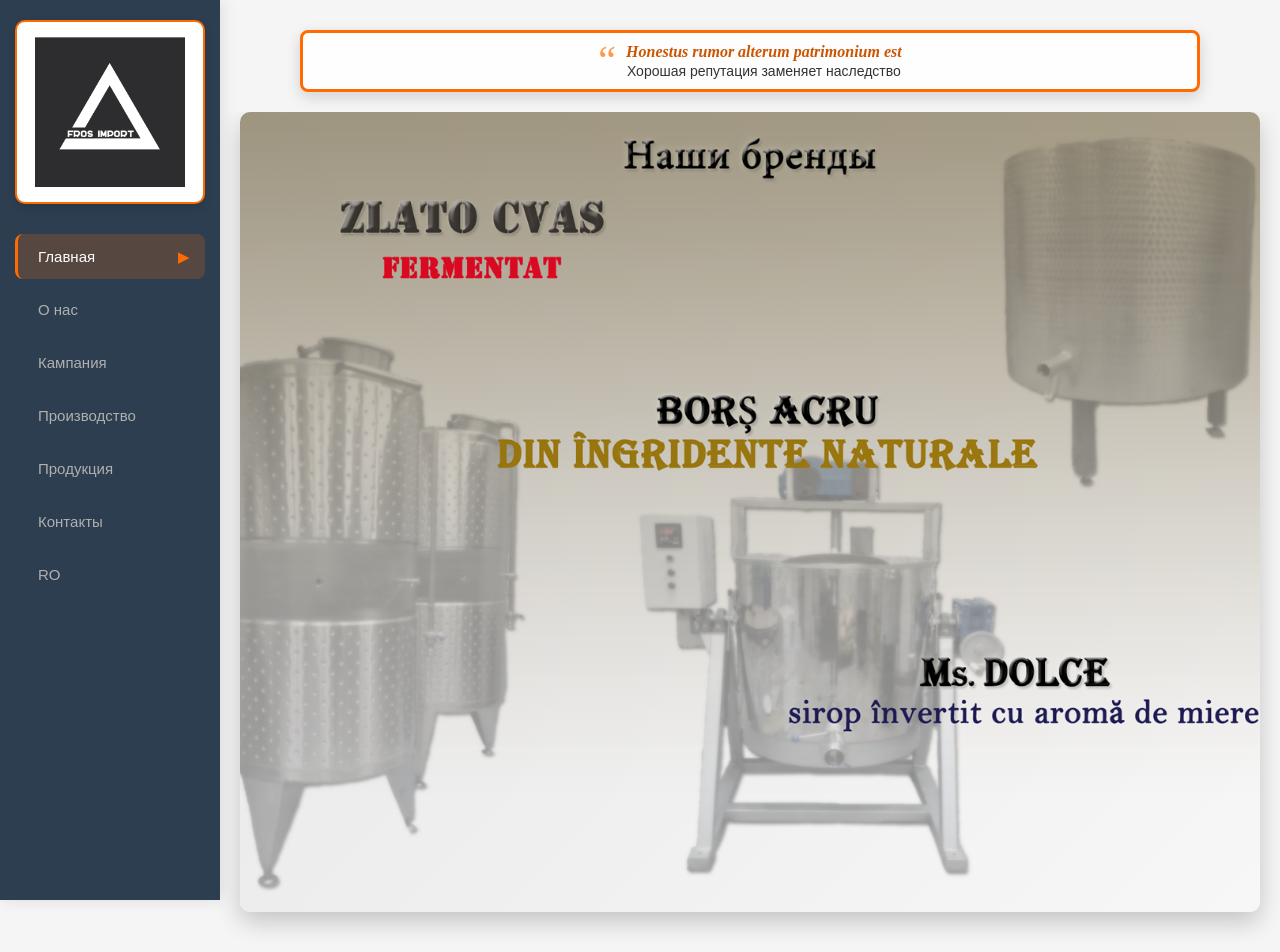
<file: index.html>
<!DOCTYPE html>
<html lang="ru">
<head>
    <meta charset="UTF-8">
    <meta name="viewport" content="width=device-width, initial-scale=1.0">
    <title>Fros import - Главная</title>
    <link rel="stylesheet" href="sidebar.css"/>
    <link rel="stylesheet" href="home-styles.css">
    
</head>
    <body>
       <aside class="common-sidebar">
           <div class="common-logo-container">
           
    <img src="image/Fross.png" alt="Логотип" class="common-logo">
            </div>
    <nav class="common-nav">
        <a href="index.html" class="common-nav-link active">Главная</a>
        <a href="О нас/index.html" class="common-nav-link">О нас</a>
        <a href="Кампания/index.html" class="common-nav-link">Кампания</a>
        <a href="Производство/index.html" class="common-nav-link">Производство</a>
        <a href="Продукция/index.html" class="common-nav-link">Продукция</a>
        <a href="Контакты/index.html" class="common-nav-link">Контакты</a>
        <a href="ro/index.html" class="common-nav-link lang-switch">RO</a>
            </nav>
            </aside>
            <main class="main-content-area">
                <div class="slogan-container">
            <div class="slogan-top">
                <div class="compact-slogan">
                    <div class="quote-decoration">&ldquo;</div>
                   <div class="slogan-text">
               <h1 class="latin-quote">Honestus rumor alterum patrimonium est</h1>
                   <p class="russian-translation">Хорошая репутация заменяет наследство</p> 
                    </div>
            </div>
            </div>
        
        </div>
                <div class="content-wrapper">
                <div class="full-background"></div>  
                </div>
        </main>
    </body>
               
</html>
</file>
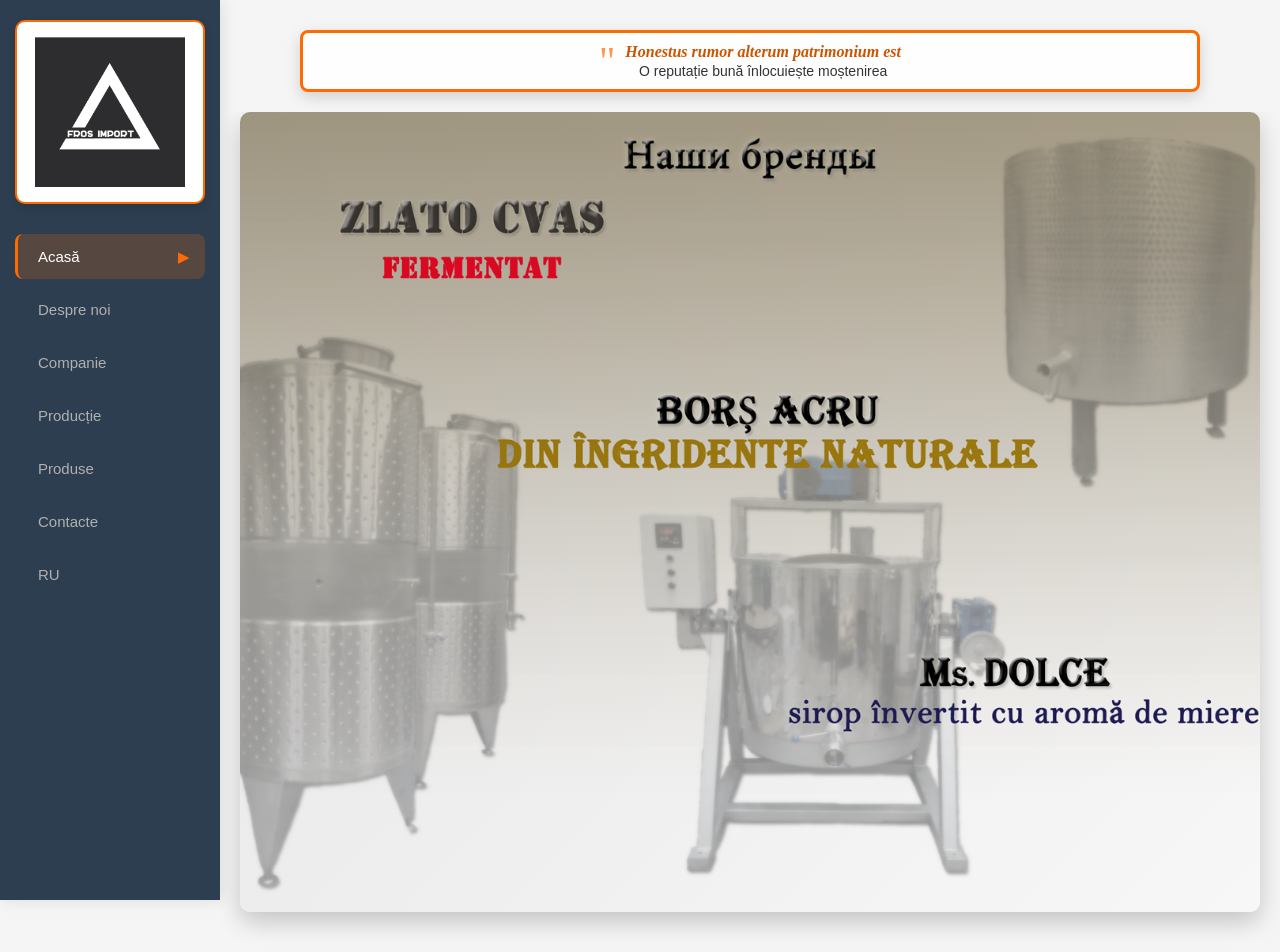
<file: ro/index.html>
<!DOCTYPE html>
<html lang="ro">
<head>
    <meta charset="UTF-8">
    <meta name="viewport" content="width=device-width, initial-scale=1.0">
    <title>Fros import - Acasă</title>
    <link rel="stylesheet" href="sidebar.css"/>
    <link rel="stylesheet" href="home-styles.css">
</head>
<body>
    <aside class="common-sidebar">
        <div class="common-logo-container">
            <img src="image/Fross.png" alt="Logo" class="common-logo">
        </div>
        <nav class="common-nav">
            <a href="index.html" class="common-nav-link active">Acasă</a>
            <a href="Despre noi/index.html" class="common-nav-link">Despre noi</a>
            <a href="Companie/index.html" class="common-nav-link">Companie</a>
            <a href="Productie/index.html" class="common-nav-link">Producție</a>
            <a href="Produse/index.html" class="common-nav-link">Produse</a>
            <a href="Contacte/index.html" class="common-nav-link">Contacte</a>
            <a href="../index.html" class="common-nav-link lang-switch">RU</a>
        </nav>
    </aside>
    <main class="main-content-area">
        <div class="slogan-container">
            <div class="slogan-top">
                <div class="compact-slogan">
                    <div class="quote-decoration">"</div>
                    <div class="slogan-text">
                        <h1 class="latin-quote">Honestus rumor alterum patrimonium est</h1>
                        <p class="russian-translation">O reputație bună înlocuiește moștenirea</p>
                    </div>
                </div>
            </div>
        </div>
        <div class="content-wrapper">
            <div class="full-background"></div>
        </div>
    </main>
</body>
</html>
</file>
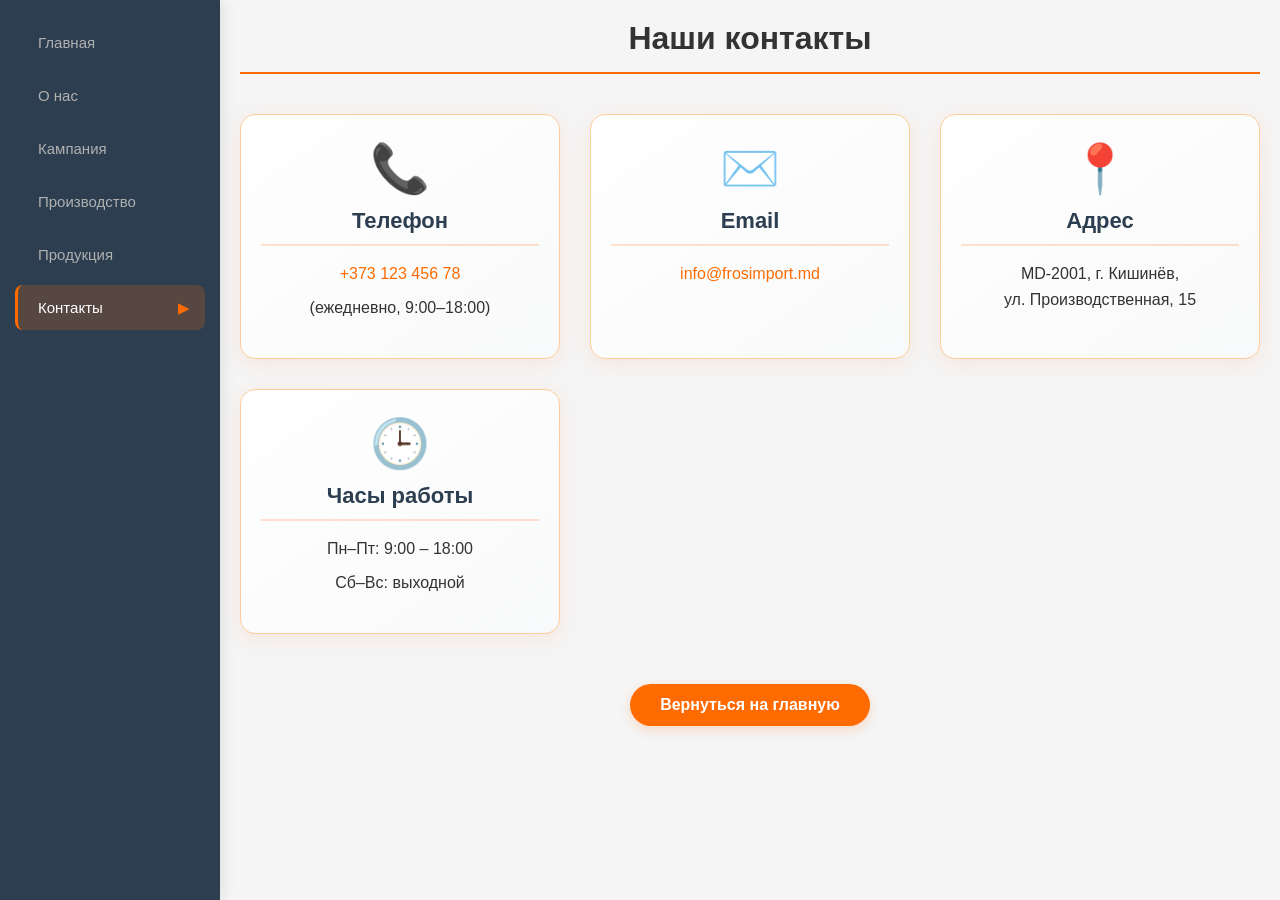
<file: Контакты/index.html>
<!DOCTYPE html>
<html lang="ru">
<head>
    <meta charset="UTF-8">
    <meta name="viewport" content="width=device-width, initial-scale=1.0">
    <title>Контакты - Fros Import</title>
    <link rel="stylesheet" href="../sidebar.css">
    <link rel="stylesheet" href="style.css">
    <!-- <link rel="stylesheet" href="../styles.css"> -->
</head>
<body>
    <aside class="common-sidebar without-logo">
        <nav class="common-nav">
            <a href="../index.html" class="common-nav-link">Главная</a>
            <a href="../О нас/index.html" class="common-nav-link">О нас</a>
            <a href="../Кампания/index.html" class="common-nav-link">Кампания</a>
            <a href="../Производство/index.html" class="common-nav-link">Производство</a>
            <a href="../Продукция/index.html" class="common-nav-link">Продукция</a>
            <a href="../Контакты/index.html" class="common-nav-link active">Контакты</a>
        </nav>
    </aside>

    <main class="main-content-area">
        <div class="content-wrapper">
            <h1 class="page-title">Наши контакты</h1>

            <div class="contacts-grid">
                <div class="contact-card">
                    <div class="contact-icon">📞</div>
                    <h3>Телефон</h3>
                    <p><a href="tel:+37312345678">+373 123 456 78</a></p>
                    <p class="contact-note">(ежедневно, 9:00–18:00)</p>
                </div>

                <div class="contact-card">
                    <div class="contact-icon">✉️</div>
                    <h3>Email</h3>
                    <p><a href="mailto:info@frosimport.md">info@frosimport.md</a></p>
                </div>

                <div class="contact-card">
                    <div class="contact-icon">📍</div>
                    <h3>Адрес</h3>
                    <p>MD-2001, г. Кишинёв,<br>ул. Производственная, 15</p>
                </div>

                <div class="contact-card">
                    <div class="contact-icon">🕒</div>
                    <h3>Часы работы</h3>
                    <p>Пн–Пт: 9:00 – 18:00</p>
                    <p>Сб–Вс: выходной</p>
                </div>
            </div>

            <div class="back-link">
                <a href="../index.html">Вернуться на главную</a>
            </div>
        </div>
    </main>
</body>
</html>
</file>
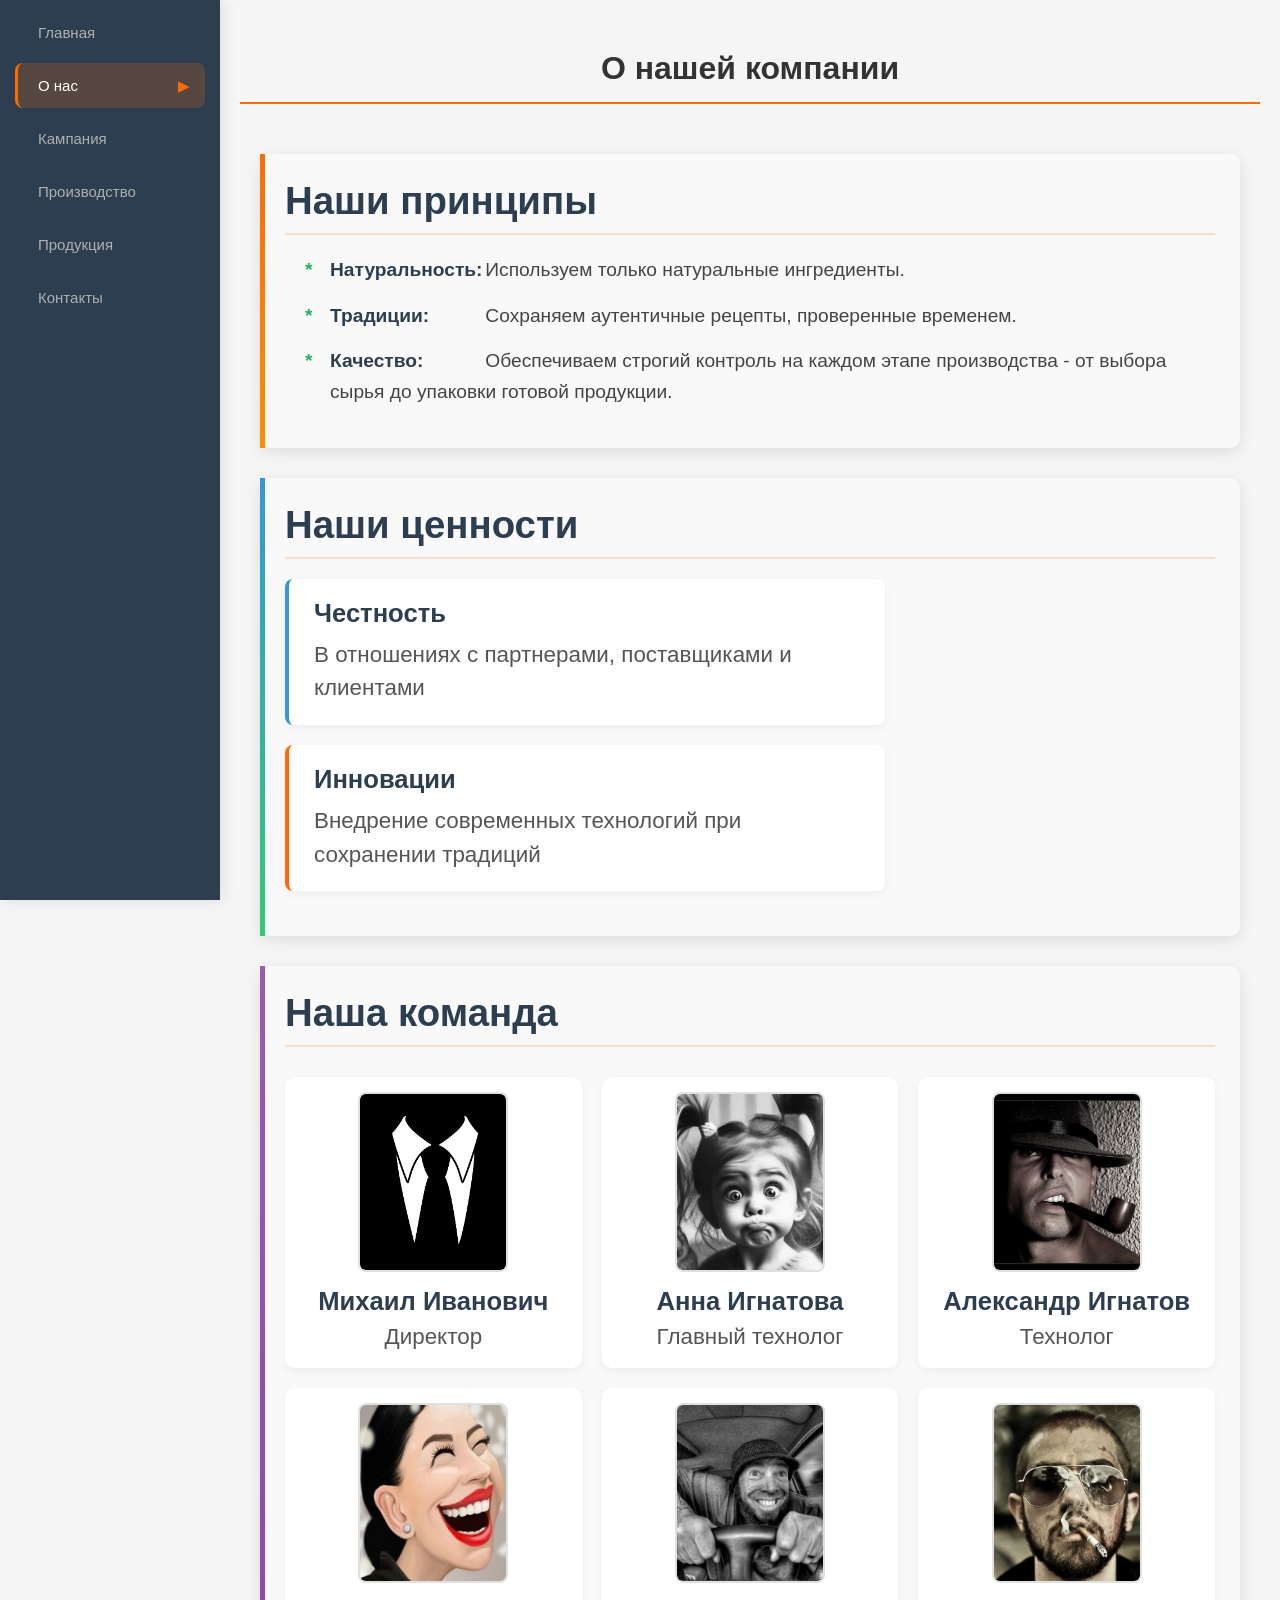
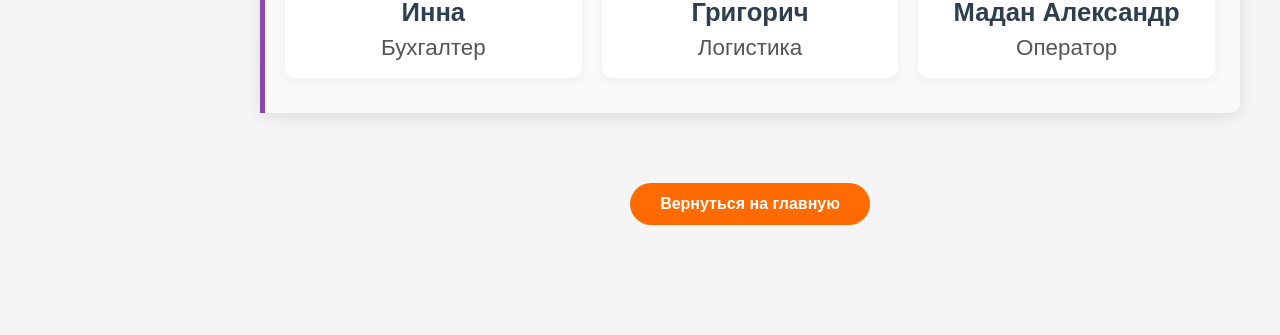
<file: О нас/index.html>
<!DOCTYPE html>
<html lang="ru">
<head>
    <meta charset="UTF-8">
    <meta name="viewport" content="width=device-width, initial-scale=1.0">
    <title>О нас - Fros Import SRL</title>
    <link rel="stylesheet" href="../sidebar.css">
    <link rel="stylesheet" href="style.css">
    <!-- <link rel="stylesheet" href="../styles.css"> --> <!-- закомментировано, если не нужен -->
</head>
<body>
    <aside class="common-sidebar without-logo">
        <nav class="common-nav">
            <a href="../index.html" class="common-nav-link">Главная</a>
            <a href="../О нас/index.html" class="common-nav-link active">О нас</a>
            <a href="../Кампания/index.html" class="common-nav-link">Кампания</a>
            <a href="../Производство/index.html" class="common-nav-link">Производство</a>
            <a href="../Продукция/index.html" class="common-nav-link">Продукция</a>
            <a href="../Контакты/index.html" class="common-nav-link">Контакты</a>
        </nav>
    </aside>

    <main class="main-content-area">
        <div class="content-wrapper">
            <h1 class="page-title">О нашей компании</h1>

            <div class="about-container">
                <div class="about-item">
                    <h3 class="about-subtitle">Наши принципы</h3>
                    <ul class="about-list">
                        <li><strong>Натуральность:</strong> Используем только натуральные ингредиенты.</li>
                        <li><strong>Традиции:</strong> Сохраняем аутентичные рецепты, проверенные временем.</li>
                        <li><strong>Качество:</strong> Обеспечиваем строгий контроль на каждом этапе производства - от выбора сырья до упаковки готовой продукции.</li>
                    </ul>
                </div>

                <div class="about-item values-item">
                    <h3 class="about-subtitle">Наши ценности</h3>
                    <div class="value-container">
                        <div class="value-card">
                            <h4>Честность</h4>
                            <p>В отношениях с партнерами, поставщиками и клиентами</p>
                        </div>
                        <div class="value-card">
                            <h4>Инновации</h4>
                            <p>Внедрение современных технологий при сохранении традиций</p>
                        </div>
                    </div>
                </div>

                <div class="about-item">
                    <h3 class="about-subtitle">Наша команда</h3>
                    <div class="team-container">
                        <div class="team-member">
                            <div class="photo-placeholder">
                                <img src="image/team8.jpg" onerror="this.onerror=null; this.src='https://via.placeholder.com/150x180/3498db/ffffff?text=Фото'">
                            </div>
                            <h4>Михаил Иванович</h4>
                            <p>Директор</p>
                        </div>
                        <div class="team-member">
                            <div class="photo-placeholder">
                                <img src="image/team1.jpg" onerror="this.onerror=null; this.src='https://via.placeholder.com/150x180/3498db/ffffff?text=Фото'">
                            </div>
                            <h4>Анна Игнатова</h4>
                            <p>Главный технолог</p>
                        </div>
                        <div class="team-member">
                            <div class="photo-placeholder">
                                <img src="image/team7.jpg" onerror="this.onerror=null; this.src='https://via.placeholder.com/150x180/3498db/ffffff?text=Фото'">
                            </div>
                            <h4>Александр Игнатов</h4>
                            <p>Технолог</p>
                        </div>
                        <div class="team-member">
                            <div class="photo-placeholder">
                                <img src="image/team4.jpg" onerror="this.onerror=null; this.src='https://via.placeholder.com/150x180/3498db/ffffff?text=Фото'">
                            </div>
                            <h4>Инна</h4>
                            <p>Бухгалтер</p>
                        </div>
                        <div class="team-member">
                            <div class="photo-placeholder">
                                <img src="image/team3.jpg" onerror="this.onerror=null; this.src='https://via.placeholder.com/150x180/3498db/ffffff?text=Фото'">
                            </div>
                            <h4>Григорич</h4>
                            <p>Логистика</p>
                        </div>
                        <div class="team-member">
                            <div class="photo-placeholder">
                                <img src="image/first.jpg" onerror="this.onerror=null; this.src='https://via.placeholder.com/150x180/3498db/ffffff?text=Фото'">
                            </div>
                            <h4>Мадан Александр</h4>
                            <p>Оператор</p>
                        </div>
                    </div>
                </div>

                <div class="back-link">
                    <a href="../index.html">Вернуться на главную</a>
                </div>
            </div>
        </div>
    </main>
</body>
</html>
</file>
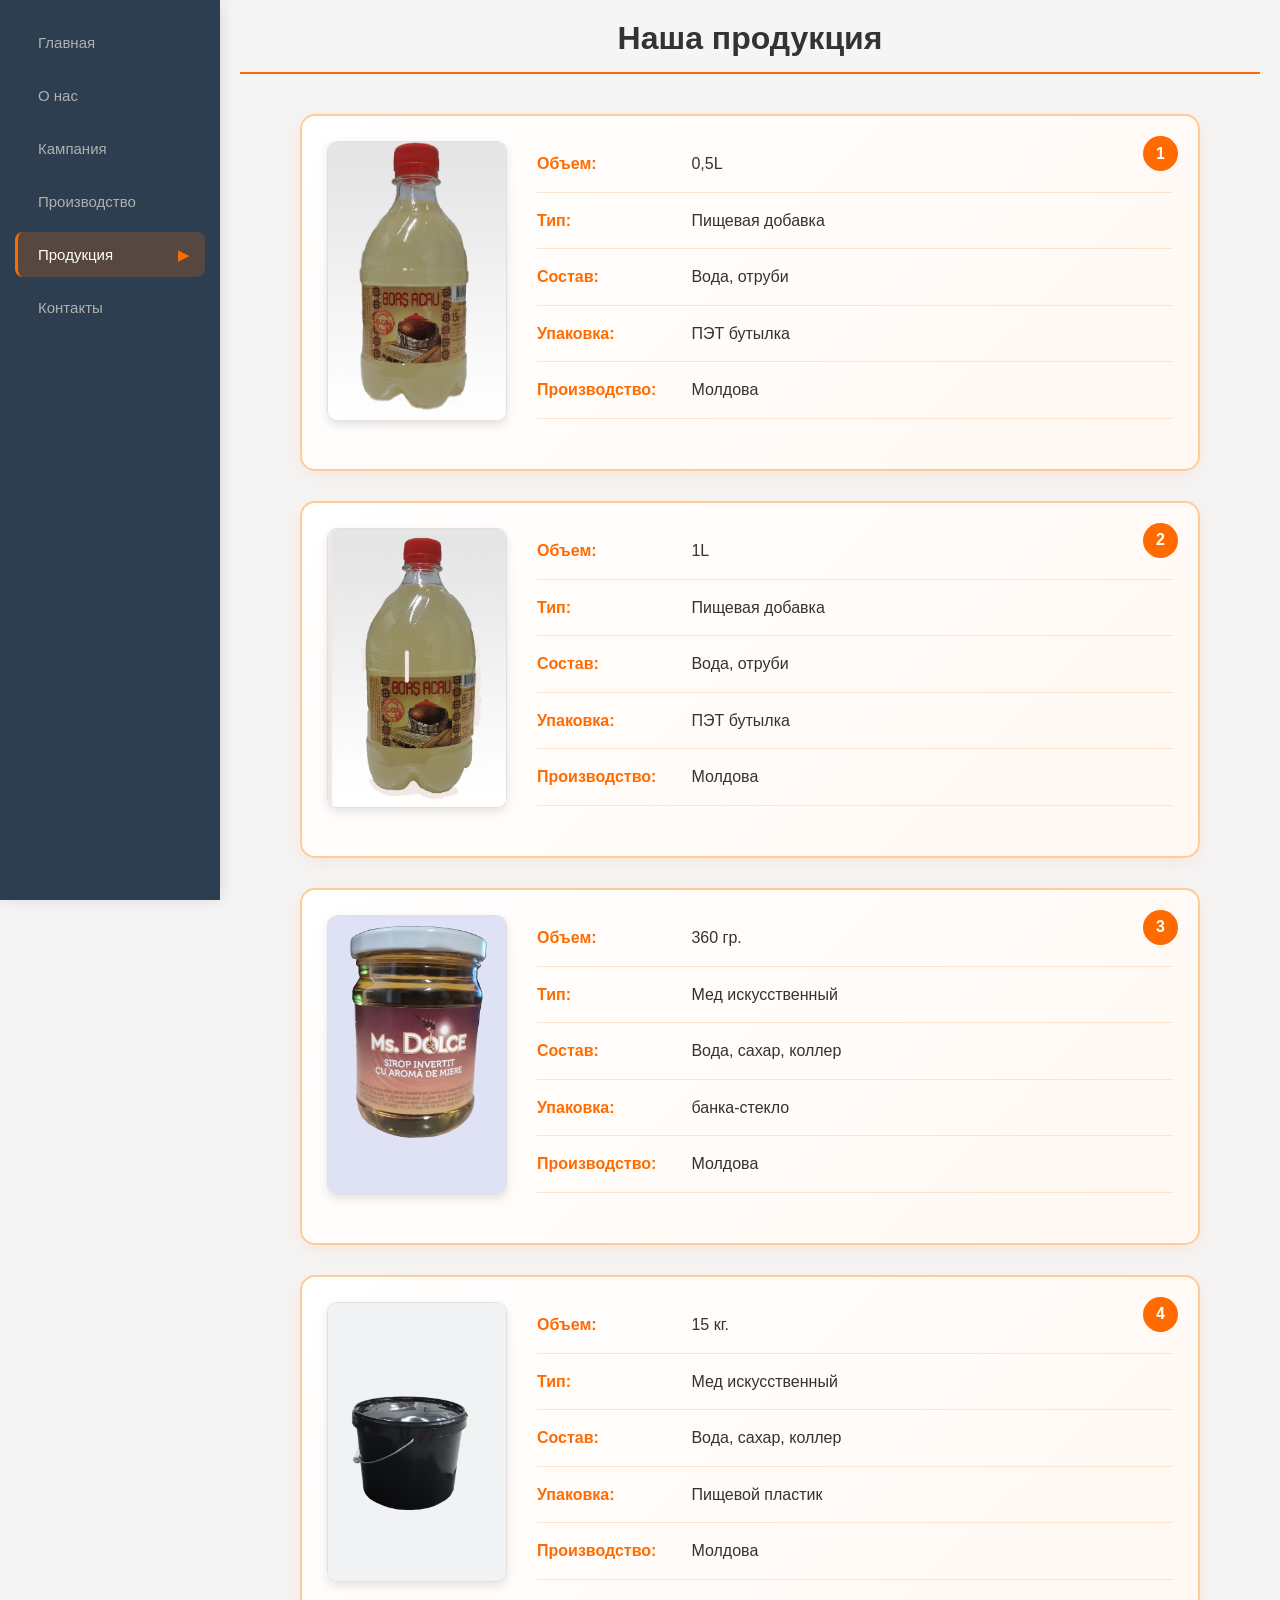
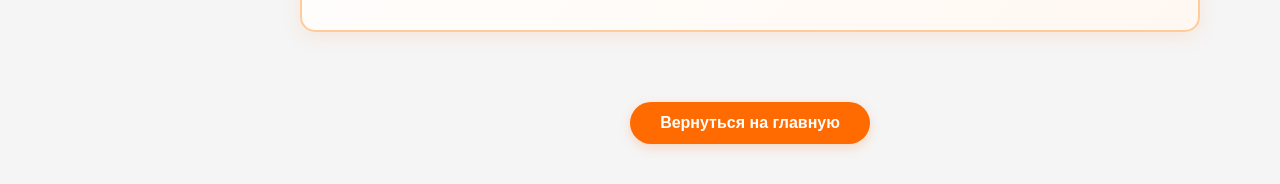
<file: Продукция/index.html>
<!DOCTYPE html>
<html lang="ru">
<head>
    <meta charset="UTF-8">
    <meta name="viewport" content="width=device-width, initial-scale=1.0">
    <title>Продукция - Fros Import</title>
    <link rel="stylesheet" href="../sidebar.css">
    <link rel="stylesheet" href="style.css">
    <!-- <link rel="stylesheet" href="../styles.css"> -->
</head>
<body>
    <aside class="common-sidebar without-logo">
        <nav class="common-nav">
            <a href="../index.html" class="common-nav-link">Главная</a>
            <a href="../О нас/index.html" class="common-nav-link">О нас</a>
            <a href="../Кампания/index.html" class="common-nav-link">Кампания</a>
            <a href="../Производство/index.html" class="common-nav-link">Производство</a>
            <a href="../Продукция/index.html" class="common-nav-link active">Продукция</a>
            <a href="../Контакты/index.html" class="common-nav-link">Контакты</a>
        </nav>
    </aside>

    <main class="main-content-area">
        <div class="content-wrapper">
            <h1 class="page-title">Наша продукция</h1>
            <div class="product-grid">
                <!-- Карточка 1 -->
                <div class="product-card">
                    <div class="product-number">1</div>
                     <img src="image/Bors0.5L.jpg" alt="Bors 0,5L" class="product-image">
                     <div class="product-info">
                        <ul class="product-details">
                            <li><strong>Объем:</strong> 0,5L</li>
                            <li><strong>Тип:</strong> Пищевая добавка</li>
                            <li><strong>Состав:</strong> Вода, отруби</li>
                            <li><strong>Упаковка:</strong> ПЭТ бутылка</li>
                            <li><strong>Производство:</strong> Молдова</li>
                        </ul>
                    </div>
                </div>
                <!-- Карточка 2 -->
                <div class="product-card">
                    <div class="product-number">2</div>
                    <img src="image/Bors1L.jpg" alt="Bors 1,0L" class="product-image">
                    <div class="product-info">
                        <ul class="product-details">
                            <li><strong>Объем:</strong> 1L</li>
                            <li><strong>Тип:</strong> Пищевая добавка</li>
                            <li><strong>Состав:</strong> Вода, отруби</li>
                            <li><strong>Упаковка:</strong> ПЭТ бутылка</li>
                            <li><strong>Производство:</strong> Молдова</li>
                        </ul>
                    </div>
                </div>
                <!-- Карточка 3 -->
                <div class="product-card">
                    <div class="product-number">3</div>
                    <img src="image/miere1.jpg" alt="Miere 360" class="product-image">
                    <div class="product-info">
                        <ul class="product-details">
                            <li><strong>Объем:</strong> 360 гр.</li>
                            <li><strong>Тип:</strong> Мед искусственный</li>
                            <li><strong>Состав:</strong> Вода, сахар, коллер</li>
                            <li><strong>Упаковка:</strong> банка-стекло</li>
                            <li><strong>Производство:</strong> Молдова</li>
                        </ul>
                    </div>
                </div>
                <!-- Карточка 4 -->
                <div class="product-card">
                    <div class="product-number">4</div>
                    <img src="image/vedro.jpg" alt="ведро 15 кг" class="product-image">
                    <div class="product-info">
                        <ul class="product-details">
                            <li><strong>Объем:</strong> 15 кг.</li>
                            <li><strong>Тип:</strong> Мед искусственный</li>
                            <li><strong>Состав:</strong> Вода, сахар, коллер</li>
                            <li><strong>Упаковка:</strong> Пищевой пластик</li>
                            <li><strong>Производство:</strong> Молдова</li>
                        </ul>
                    </div>
                </div>
            </div>
            <div class="back-link">
                <a href="../index.html">Вернуться на главную</a>
            </div>
        </div>
    </main>
</body>
</html>
</file>
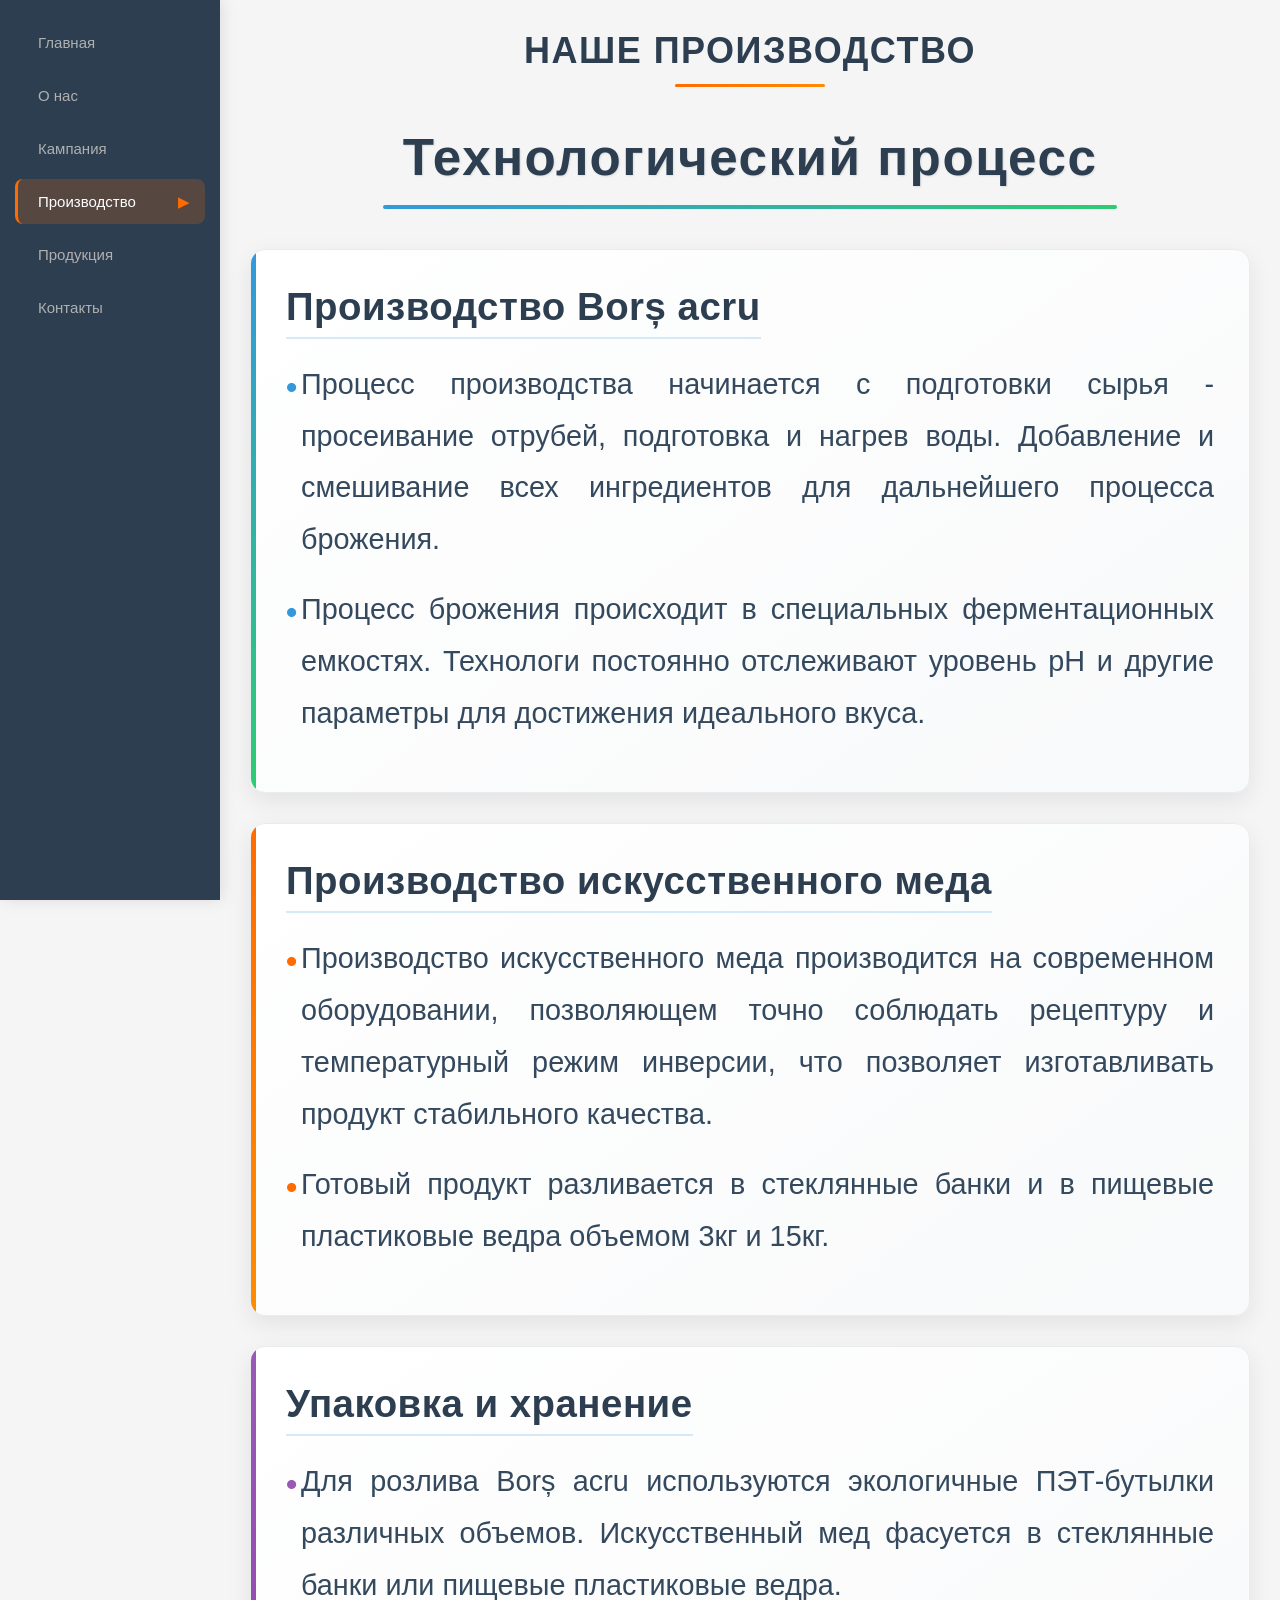
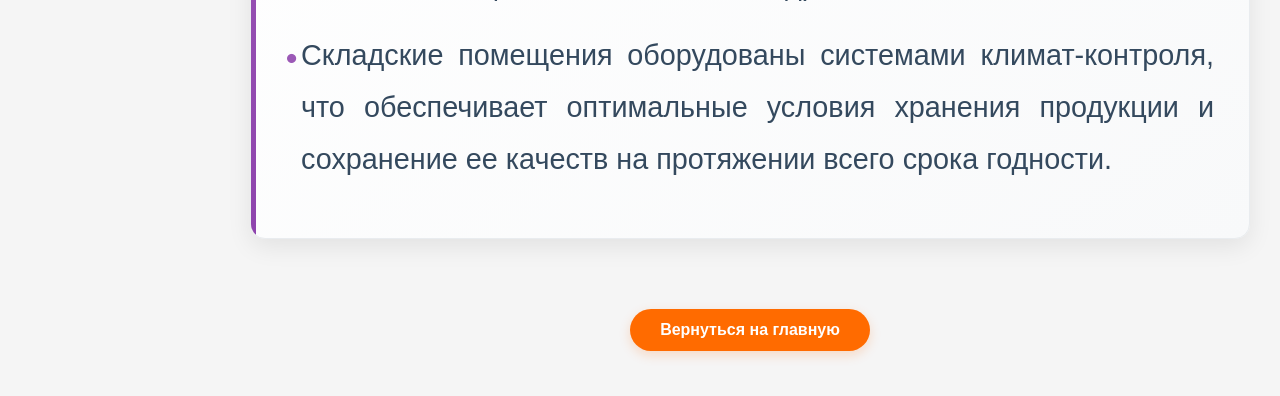
<file: Производство/index.html>
<!DOCTYPE html>
<html lang="ru">
<head>
    <meta charset="UTF-8">
    <meta name="viewport" content="width=device-width, initial-scale=1.0">
    <title>Производство - Fros Import</title>
    <link rel="stylesheet" href="../sidebar.css">
    <link rel="stylesheet" href="style.css">
    <!-- <link rel="stylesheet" href="../styles.css"> --> <!-- закомментировано, если не нужен -->
</head>
<body>
    <aside class="common-sidebar without-logo">
        <nav class="common-nav">
            <a href="../index.html" class="common-nav-link">Главная</a>
            <a href="../О нас/index.html" class="common-nav-link">О нас</a>
            <a href="../Кампания/index.html" class="common-nav-link">Кампания</a>
            <a href="../Производство/index.html" class="common-nav-link active">Производство</a>
            <a href="../Продукция/index.html" class="common-nav-link">Продукция</a>
            <a href="../Контакты/index.html" class="common-nav-link">Контакты</a>
        </nav>
    </aside>

    <main class="main-content-area">
        <div class="content-wrapper">
            <h1 class="page-title">Наше производство</h1>

            <section class="production-container">
                <h2 class="production-main-title">
                    <span class="production-highlight">Технологический процесс</span>
                </h2>

                <div class="production-content">
                    <div class="production-item">
                        <h3>Производство Borș acru</h3>
                        <p>Процесс производства начинается с подготовки сырья - просеивание отрубей, подготовка и нагрев воды. Добавление и смешивание всех ингредиентов для дальнейшего процесса брожения.</p>
                        <p>Процесс брожения происходит в специальных ферментационных емкостях. Технологи постоянно отслеживают уровень pH и другие параметры для достижения идеального вкуса.</p>
                    </div>

                    <div class="production-item">
                        <h3>Производство искусственного меда</h3>
                        <p>Производство искусственного меда производится на современном оборудовании, позволяющем точно соблюдать рецептуру и температурный режим инверсии, что позволяет изготавливать продукт стабильного качества.</p>
                        <p>Готовый продукт разливается в стеклянные банки и в пищевые пластиковые ведра объемом 3кг и 15кг.</p>
                    </div>

                    <div class="production-item">
                        <h3>Упаковка и хранение</h3>
                        <p>Для розлива Borș acru используются экологичные ПЭТ-бутылки различных объемов. Искусственный мед фасуется в стеклянные банки или пищевые пластиковые ведра.</p>
                        <p>Складские помещения оборудованы системами климат-контроля, что обеспечивает оптимальные условия хранения продукции и сохранение ее качеств на протяжении всего срока годности.</p>
                    </div>
                </div>

                <div class="back-link">
                    <a href="../index.html">Вернуться на главную</a>
                </div>
            </section>
        </div>
    </main>
</body>
</html>
</file>
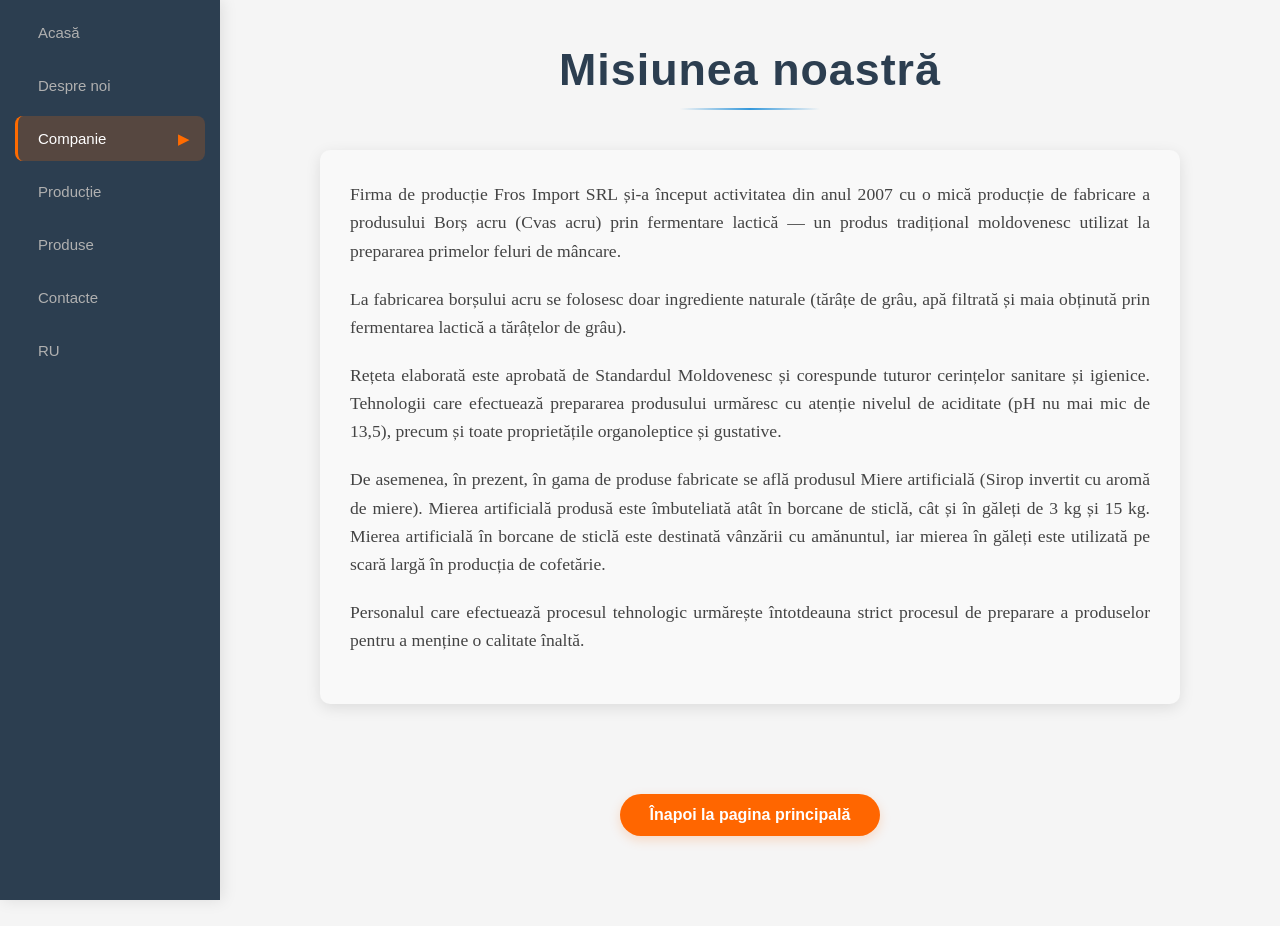
<file: ro/Companie/index.html>
<!DOCTYPE html>
<html lang="ro">
<head>
    <meta charset="UTF-8">
    <meta name="viewport" content="width=device-width, initial-scale=1.0">
    <title>Companie - Fros Import</title>
    <link rel="stylesheet" href="../sidebar.css">
    <link rel="stylesheet" href="style.css">
</head>
<body>
    <aside class="common-sidebar without-logo">
        <nav class="common-nav">
            <a href="../index.html" class="common-nav-link">Acasă</a>
            <a href="../Despre noi/index.html" class="common-nav-link">Despre noi</a>
            <a href="../Companie/index.html" class="common-nav-link active">Companie</a>
            <a href="../Productie/index.html" class="common-nav-link">Producție</a>
            <a href="../Produse/index.html" class="common-nav-link">Produse</a>
            <a href="../Contacte/index.html" class="common-nav-link">Contacte</a>
            <a href="../../Кампания/index.html" class="common-nav-link lang-switch">RU</a>
        </nav>
    </aside>

    <main class="main-content-area">
        <div class="content-wrapper">
            <section class="mission-container">
                <h2 class="mission-main-title">
                    <span class="mission-highlight">Misiunea noastră</span>
                </h2>
                <div class="mission-paragraphs">
                    <p>Firma de producție Fros Import SRL și-a început activitatea din anul 2007 cu o mică producție de fabricare a produsului Borș acru (Cvas acru) prin fermentare lactică — un produs tradițional moldovenesc utilizat la prepararea primelor feluri de mâncare.</p>
                    <p>La fabricarea borșului acru se folosesc doar ingrediente naturale (tărâțe de grâu, apă filtrată și maia obținută prin fermentarea lactică a tărâțelor de grâu).</p>
                    <p>Rețeta elaborată este aprobată de Standardul Moldovenesc și corespunde tuturor cerințelor sanitare și igienice. Tehnologii care efectuează prepararea produsului urmăresc cu atenție nivelul de aciditate (pH nu mai mic de 13,5), precum și toate proprietățile organoleptice și gustative.</p>
                    <p>De asemenea, în prezent, în gama de produse fabricate se află produsul Miere artificială (Sirop invertit cu aromă de miere). Mierea artificială produsă este îmbuteliată atât în borcane de sticlă, cât și în găleți de 3 kg și 15 kg. Mierea artificială în borcane de sticlă este destinată vânzării cu amănuntul, iar mierea în găleți este utilizată pe scară largă în producția de cofetărie.</p>
                    <p>Personalul care efectuează procesul tehnologic urmărește întotdeauna strict procesul de preparare a produselor pentru a menține o calitate înaltă.</p>
                </div>
            </section>
            <div class="back-link">
                <a href="../index.html">Înapoi la pagina principală</a>
            </div>
        </div>
    </main>
</body>
</html>
</file>
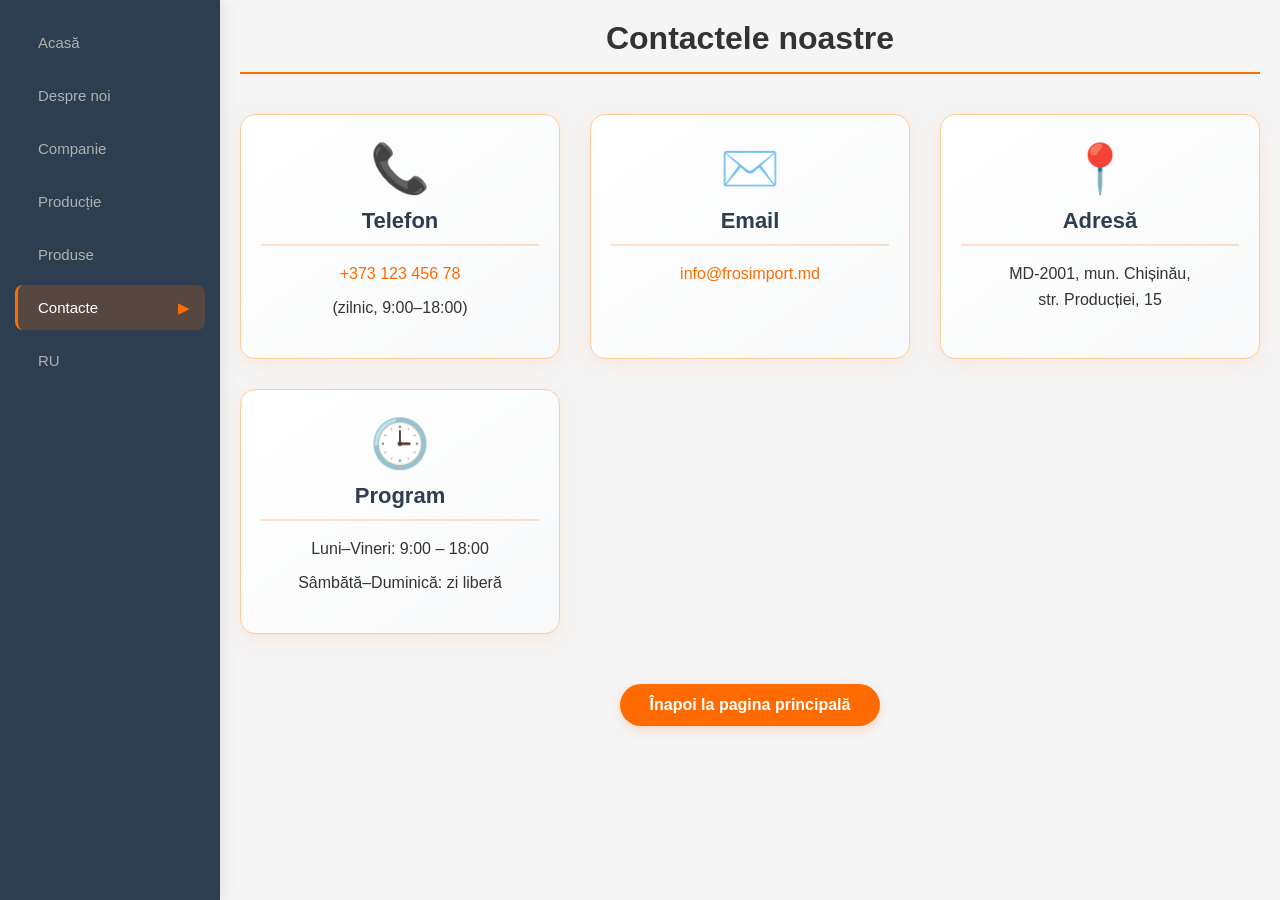
<file: ro/Contacte/index.html>
<!DOCTYPE html>
<html lang="ro">
<head>
    <meta charset="UTF-8">
    <meta name="viewport" content="width=device-width, initial-scale=1.0">
    <title>Contacte - Fros Import</title>
    <link rel="stylesheet" href="../sidebar.css">
    <link rel="stylesheet" href="style.css">
</head>
<body>
    <aside class="common-sidebar without-logo">
        <nav class="common-nav">
            <a href="../index.html" class="common-nav-link">Acasă</a>
            <a href="../Despre noi/index.html" class="common-nav-link">Despre noi</a>
            <a href="../Companie/index.html" class="common-nav-link">Companie</a>
            <a href="../Productie/index.html" class="common-nav-link">Producție</a>
            <a href="../Produse/index.html" class="common-nav-link">Produse</a>
            <a href="../Contacte/index.html" class="common-nav-link active">Contacte</a>
            <a href="../../Контакты/index.html" class="common-nav-link lang-switch">RU</a>
        </nav>
    </aside>

    <main class="main-content-area">
        <div class="content-wrapper">
            <h1 class="page-title">Contactele noastre</h1>

            <div class="contacts-grid">
                <div class="contact-card">
                    <div class="contact-icon">📞</div>
                    <h3>Telefon</h3>
                    <p><a href="tel:+37312345678">+373 123 456 78</a></p>
                    <p class="contact-note">(zilnic, 9:00–18:00)</p>
                </div>

                <div class="contact-card">
                    <div class="contact-icon">✉️</div>
                    <h3>Email</h3>
                    <p><a href="mailto:info@frosimport.md">info@frosimport.md</a></p>
                </div>

                <div class="contact-card">
                    <div class="contact-icon">📍</div>
                    <h3>Adresă</h3>
                    <p>MD-2001, mun. Chișinău,<br>str. Producției, 15</p>
                </div>

                <div class="contact-card">
                    <div class="contact-icon">🕒</div>
                    <h3>Program</h3>
                    <p>Luni–Vineri: 9:00 – 18:00</p>
                    <p>Sâmbătă–Duminică: zi liberă</p>
                </div>
            </div>

            <div class="back-link">
                <a href="../index.html">Înapoi la pagina principală</a>
            </div>
        </div>
    </main>
</body>
</html>
</file>
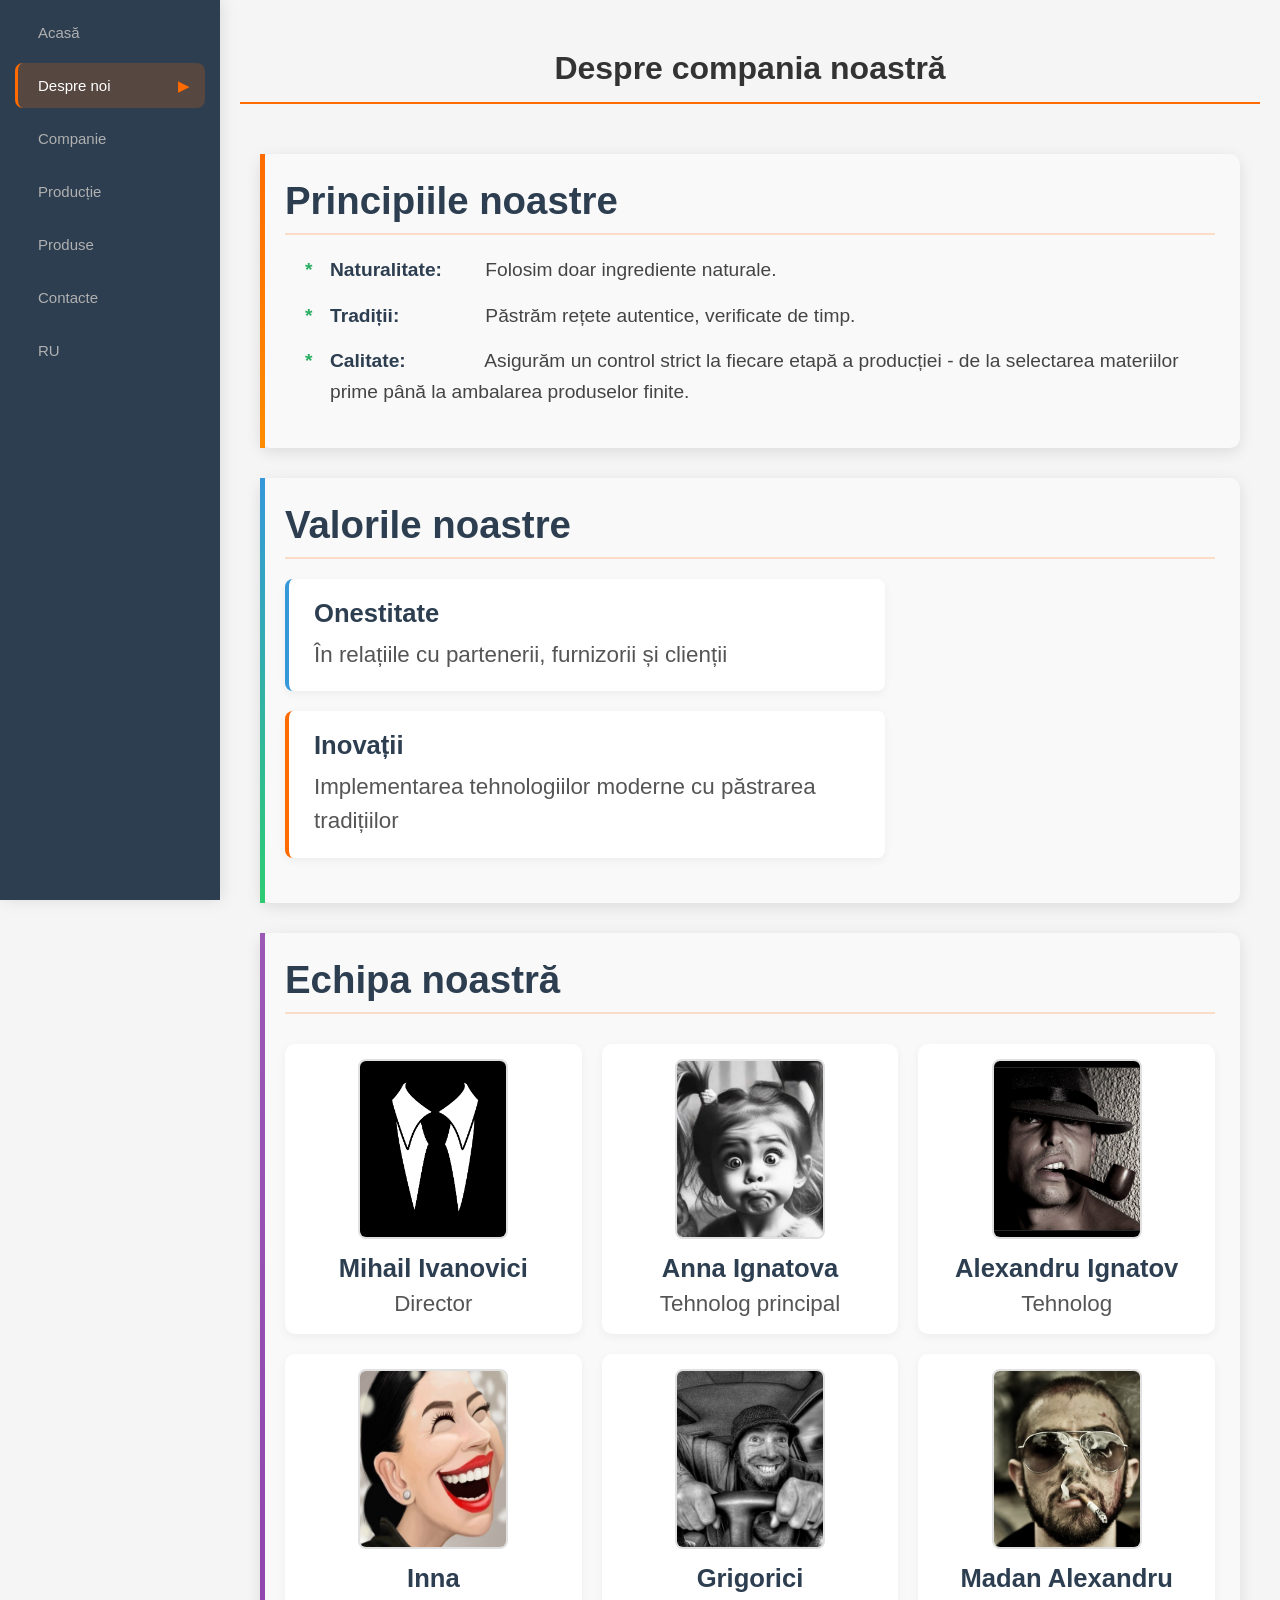
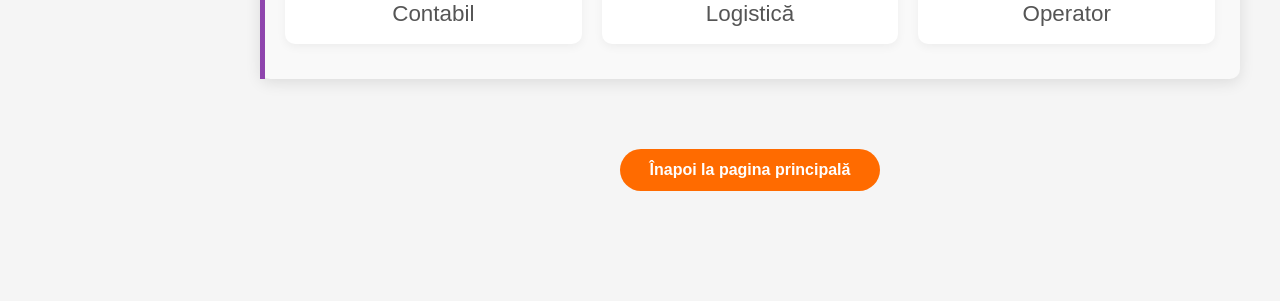
<file: ro/Despre noi/index.html>
<!DOCTYPE html>
<html lang="ro">
<head>
    <meta charset="UTF-8">
    <meta name="viewport" content="width=device-width, initial-scale=1.0">
    <title>Despre noi - Fros Import SRL</title>
    <link rel="stylesheet" href="../sidebar.css">
    <link rel="stylesheet" href="style.css">
</head>
<body>
    <aside class="common-sidebar without-logo">
        <nav class="common-nav">
            <a href="../index.html" class="common-nav-link">Acasă</a>
            <a href="../Despre noi/index.html" class="common-nav-link active">Despre noi</a>
            <a href="../Companie/index.html" class="common-nav-link">Companie</a>
            <a href="../Productie/index.html" class="common-nav-link">Producție</a>
            <a href="../Produse/index.html" class="common-nav-link">Produse</a>
            <a href="../Contacte/index.html" class="common-nav-link">Contacte</a>
            <a href="../../О нас/index.html" class="common-nav-link lang-switch">RU</a>
        </nav>
    </aside>

    <main class="main-content-area">
        <div class="content-wrapper">
            <h1 class="page-title">Despre compania noastră</h1>

            <div class="about-container">
                <div class="about-item">
                    <h3 class="about-subtitle">Principiile noastre</h3>
                    <ul class="about-list">
                        <li><strong>Naturalitate:</strong> Folosim doar ingrediente naturale.</li>
                        <li><strong>Tradiții:</strong> Păstrăm rețete autentice, verificate de timp.</li>
                        <li><strong>Calitate:</strong> Asigurăm un control strict la fiecare etapă a producției - de la selectarea materiilor prime până la ambalarea produselor finite.</li>
                    </ul>
                </div>

                <div class="about-item values-item">
                    <h3 class="about-subtitle">Valorile noastre</h3>
                    <div class="value-container">
                        <div class="value-card">
                            <h4>Onestitate</h4>
                            <p>În relațiile cu partenerii, furnizorii și clienții</p>
                        </div>
                        <div class="value-card">
                            <h4>Inovații</h4>
                            <p>Implementarea tehnologiilor moderne cu păstrarea tradițiilor</p>
                        </div>
                    </div>
                </div>

                <div class="about-item">
                    <h3 class="about-subtitle">Echipa noastră</h3>
                    <div class="team-container">
                        <div class="team-member">
                            <div class="photo-placeholder">
                                <img src="image/team8.jpg" onerror="this.onerror=null; this.src='https://via.placeholder.com/150x180/3498db/ffffff?text=Foto'">
                            </div>
                            <h4>Mihail Ivanovici</h4>
                            <p>Director</p>
                        </div>
                        <div class="team-member">
                            <div class="photo-placeholder">
                                <img src="image/team1.jpg" onerror="this.onerror=null; this.src='https://via.placeholder.com/150x180/3498db/ffffff?text=Foto'">
                            </div>
                            <h4>Anna Ignatova</h4>
                            <p>Tehnolog principal</p>
                        </div>
                        <div class="team-member">
                            <div class="photo-placeholder">
                                <img src="image/team7.jpg" onerror="this.onerror=null; this.src='https://via.placeholder.com/150x180/3498db/ffffff?text=Foto'">
                            </div>
                            <h4>Alexandru Ignatov</h4>
                            <p>Tehnolog</p>
                        </div>
                        <div class="team-member">
                            <div class="photo-placeholder">
                                <img src="image/team4.jpg" onerror="this.onerror=null; this.src='https://via.placeholder.com/150x180/3498db/ffffff?text=Foto'">
                            </div>
                            <h4>Inna</h4>
                            <p>Contabil</p>
                        </div>
                        <div class="team-member">
                            <div class="photo-placeholder">
                                <img src="image/team3.jpg" onerror="this.onerror=null; this.src='https://via.placeholder.com/150x180/3498db/ffffff?text=Foto'">
                            </div>
                            <h4>Grigorici</h4>
                            <p>Logistică</p>
                        </div>
                        <div class="team-member">
                            <div class="photo-placeholder">
                                <img src="image/first.jpg" onerror="this.onerror=null; this.src='https://via.placeholder.com/150x180/3498db/ffffff?text=Foto'">
                            </div>
                            <h4>Madan Alexandru</h4>
                            <p>Operator</p>
                        </div>
                    </div>
                </div>

                <div class="back-link">
                    <a href="../index.html">Înapoi la pagina principală</a>
                </div>
            </div>
        </div>
    </main>
</body>
</html>
</file>
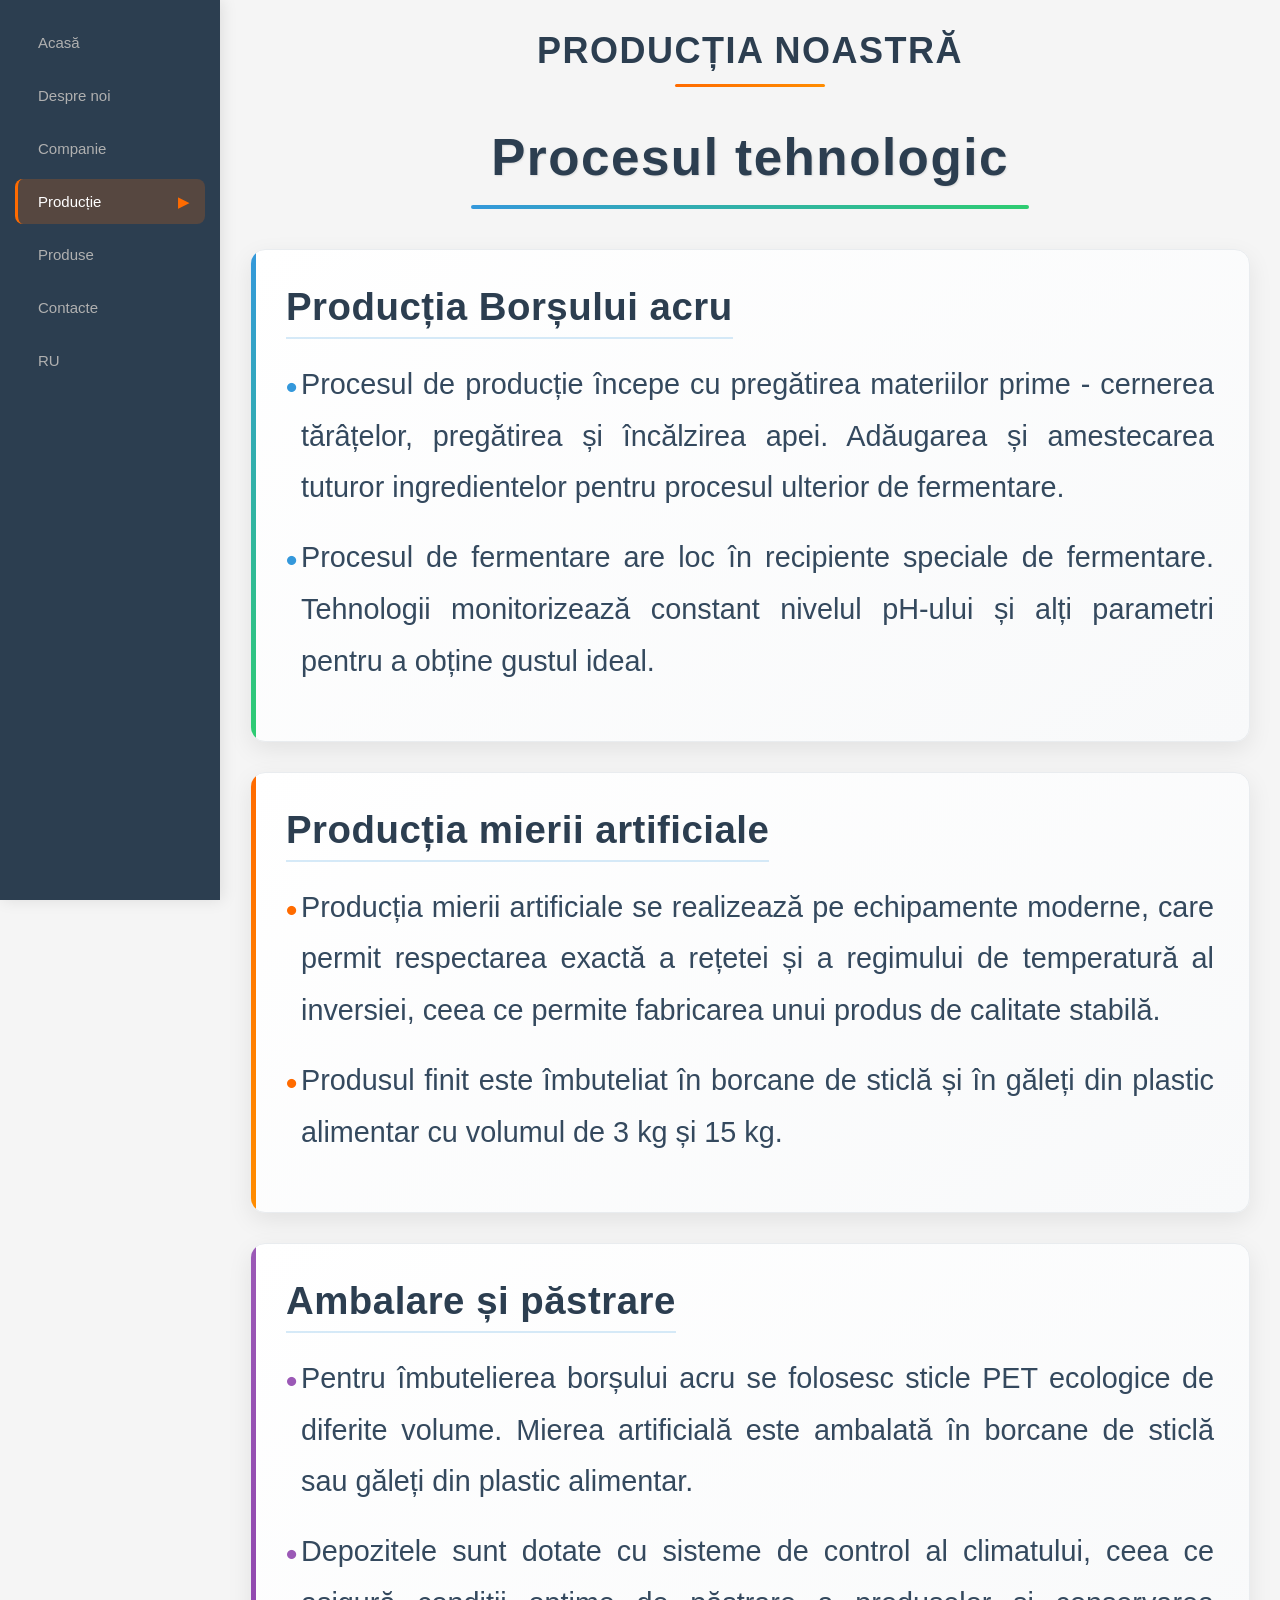
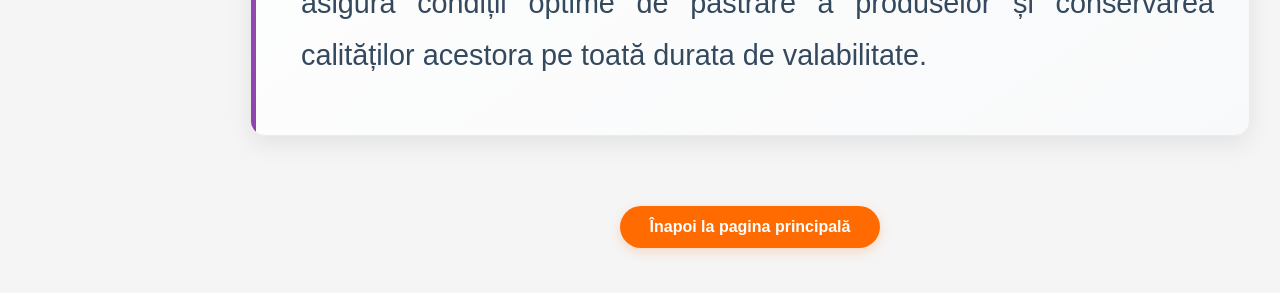
<file: ro/Productie/index.html>
<!DOCTYPE html>
<html lang="ro">
<head>
    <meta charset="UTF-8">
    <meta name="viewport" content="width=device-width, initial-scale=1.0">
    <title>Producție - Fros Import</title>
    <link rel="stylesheet" href="../sidebar.css">
    <link rel="stylesheet" href="style.css">
</head>
<body>
    <aside class="common-sidebar without-logo">
        <nav class="common-nav">
            <a href="../index.html" class="common-nav-link">Acasă</a>
            <a href="../Despre noi/index.html" class="common-nav-link">Despre noi</a>
            <a href="../Companie/index.html" class="common-nav-link">Companie</a>
            <a href="../Productie/index.html" class="common-nav-link active">Producție</a>
            <a href="../Produse/index.html" class="common-nav-link">Produse</a>
            <a href="../Contacte/index.html" class="common-nav-link">Contacte</a>
            <a href="../../Производство/index.html" class="common-nav-link lang-switch">RU</a>
        </nav>
    </aside>

    <main class="main-content-area">
        <div class="content-wrapper">
            <h1 class="page-title">Producția noastră</h1>

            <section class="production-container">
                <h2 class="production-main-title">
                    <span class="production-highlight">Procesul tehnologic</span>
                </h2>

                <div class="production-content">
                    <div class="production-item">
                        <h3>Producția Borșului acru</h3>
                        <p>Procesul de producție începe cu pregătirea materiilor prime - cernerea tărâțelor, pregătirea și încălzirea apei. Adăugarea și amestecarea tuturor ingredientelor pentru procesul ulterior de fermentare.</p>
                        <p>Procesul de fermentare are loc în recipiente speciale de fermentare. Tehnologii monitorizează constant nivelul pH-ului și alți parametri pentru a obține gustul ideal.</p>
                    </div>

                    <div class="production-item">
                        <h3>Producția mierii artificiale</h3>
                        <p>Producția mierii artificiale se realizează pe echipamente moderne, care permit respectarea exactă a rețetei și a regimului de temperatură al inversiei, ceea ce permite fabricarea unui produs de calitate stabilă.</p>
                        <p>Produsul finit este îmbuteliat în borcane de sticlă și în găleți din plastic alimentar cu volumul de 3 kg și 15 kg.</p>
                    </div>

                    <div class="production-item">
                        <h3>Ambalare și păstrare</h3>
                        <p>Pentru îmbutelierea borșului acru se folosesc sticle PET ecologice de diferite volume. Mierea artificială este ambalată în borcane de sticlă sau găleți din plastic alimentar.</p>
                        <p>Depozitele sunt dotate cu sisteme de control al climatului, ceea ce asigură condiții optime de păstrare a produselor și conservarea calităților acestora pe toată durata de valabilitate.</p>
                    </div>
                </div>

                <div class="back-link">
                    <a href="../index.html">Înapoi la pagina principală</a>
                </div>
            </section>
        </div>
    </main>
</body>
</html>
</file>
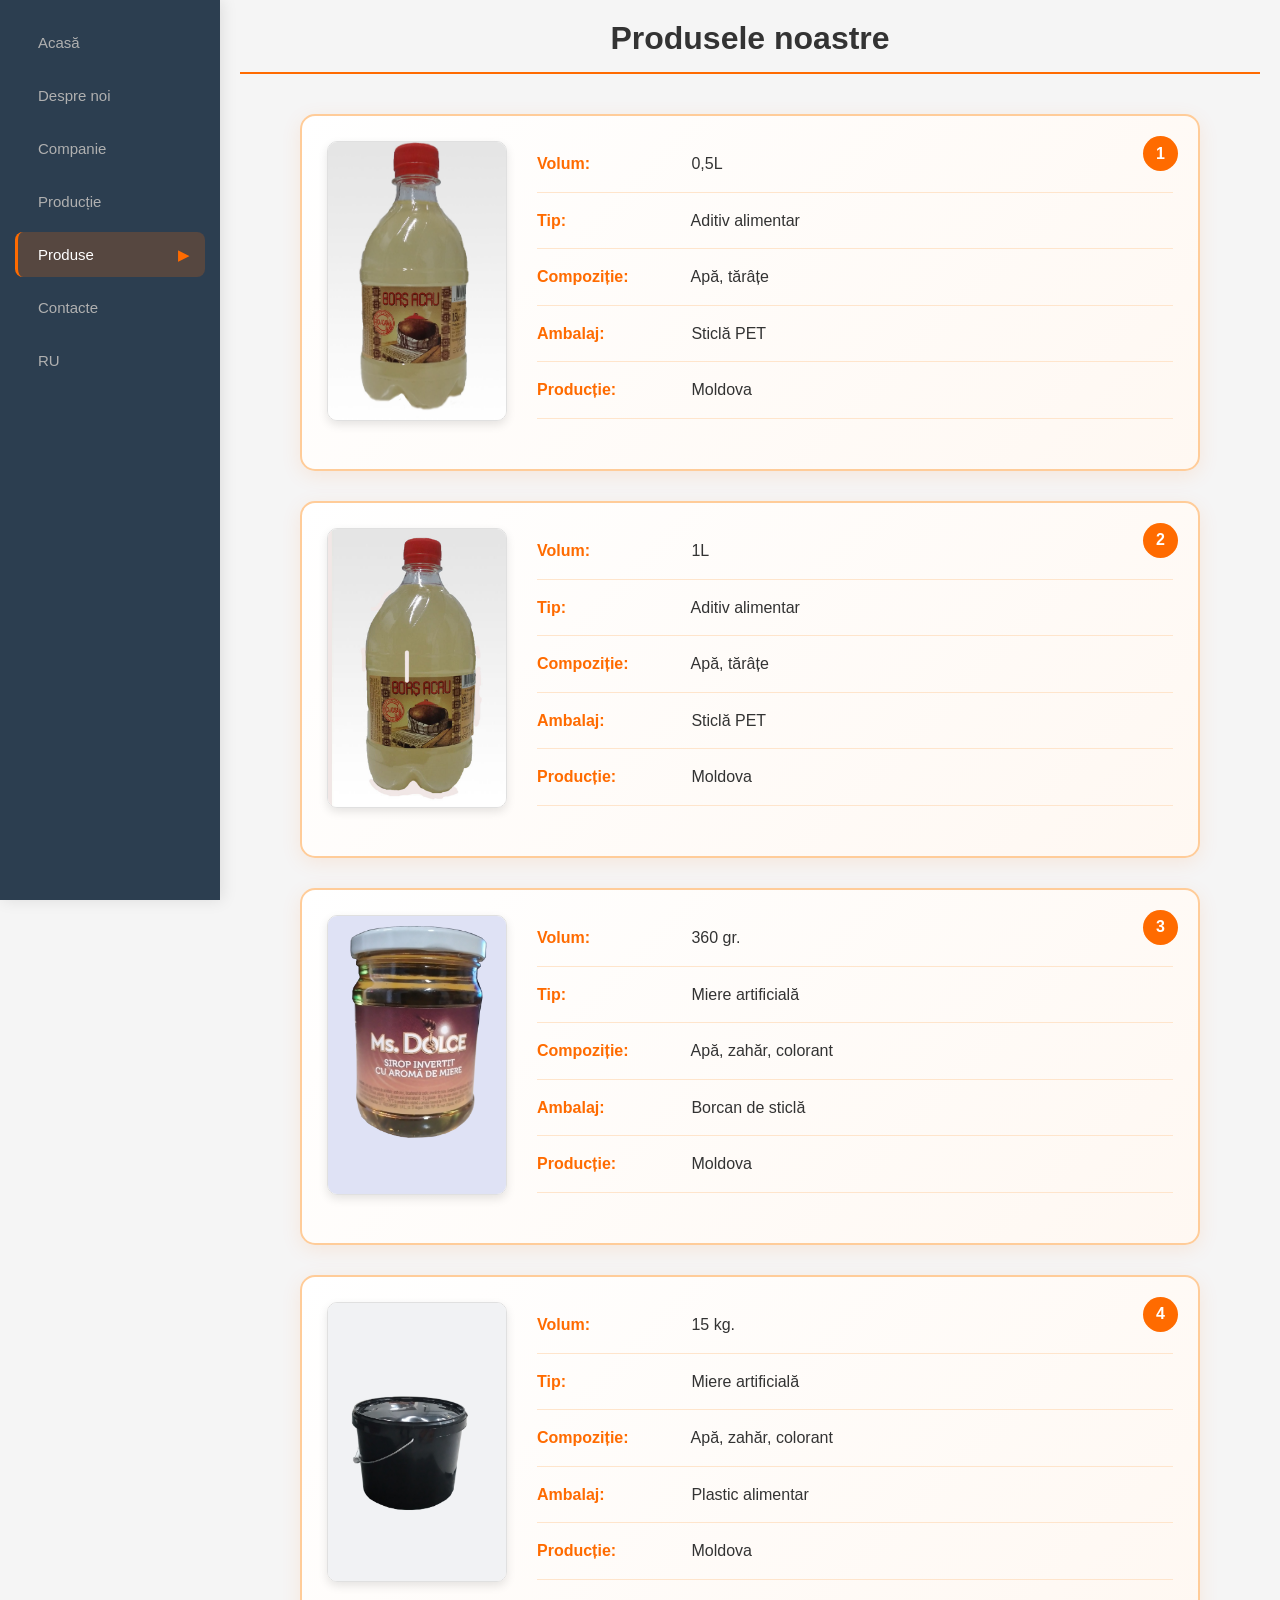
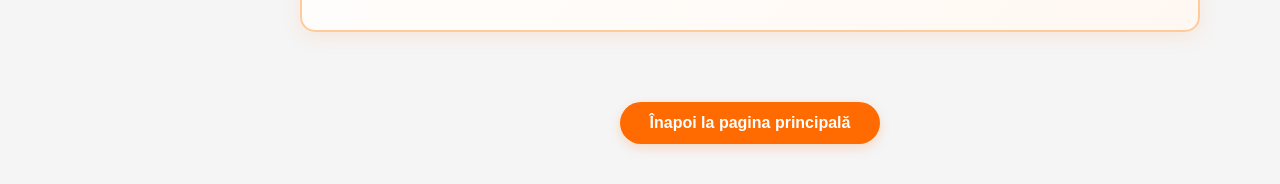
<file: ro/Produse/index.html>
<!DOCTYPE html>
<html lang="ro">
<head>
    <meta charset="UTF-8">
    <meta name="viewport" content="width=device-width, initial-scale=1.0">
    <title>Produse - Fros Import</title>
    <link rel="stylesheet" href="../sidebar.css">
    <link rel="stylesheet" href="style.css">
</head>
<body>
    <aside class="common-sidebar without-logo">
        <nav class="common-nav">
            <a href="../index.html" class="common-nav-link">Acasă</a>
            <a href="../Despre noi/index.html" class="common-nav-link">Despre noi</a>
            <a href="../Companie/index.html" class="common-nav-link">Companie</a>
            <a href="../Productie/index.html" class="common-nav-link">Producție</a>
            <a href="../Produse/index.html" class="common-nav-link active">Produse</a>
            <a href="../Contacte/index.html" class="common-nav-link">Contacte</a>
            <a href="../../Продукция/index.html" class="common-nav-link lang-switch">RU</a>
        </nav>
    </aside>

    <main class="main-content-area">
        <div class="content-wrapper">
            <h1 class="page-title">Produsele noastre</h1>
            <div class="product-grid">
                <div class="product-card">
                    <div class="product-number">1</div>
                    <img src="image/Bors0.5L.jpg" alt="Bors 0,5L" class="product-image">
                    <div class="product-info">
                        <ul class="product-details">
                            <li><strong>Volum:</strong> 0,5L</li>
                            <li><strong>Tip:</strong> Aditiv alimentar</li>
                            <li><strong>Compoziție:</strong> Apă, tărâțe</li>
                            <li><strong>Ambalaj:</strong> Sticlă PET</li>
                            <li><strong>Producție:</strong> Moldova</li>
                        </ul>
                    </div>
                </div>
                <div class="product-card">
                    <div class="product-number">2</div>
                    <img src="image/Bors1L.jpg" alt="Bors 1,0L" class="product-image">
                    <div class="product-info">
                        <ul class="product-details">
                            <li><strong>Volum:</strong> 1L</li>
                            <li><strong>Tip:</strong> Aditiv alimentar</li>
                            <li><strong>Compoziție:</strong> Apă, tărâțe</li>
                            <li><strong>Ambalaj:</strong> Sticlă PET</li>
                            <li><strong>Producție:</strong> Moldova</li>
                        </ul>
                    </div>
                </div>
                <div class="product-card">
                    <div class="product-number">3</div>
                    <img src="image/miere1.jpg" alt="Miere 360" class="product-image">
                    <div class="product-info">
                        <ul class="product-details">
                            <li><strong>Volum:</strong> 360 gr.</li>
                            <li><strong>Tip:</strong> Miere artificială</li>
                            <li><strong>Compoziție:</strong> Apă, zahăr, colorant</li>
                            <li><strong>Ambalaj:</strong> Borcan de sticlă</li>
                            <li><strong>Producție:</strong> Moldova</li>
                        </ul>
                    </div>
                </div>
                <div class="product-card">
                    <div class="product-number">4</div>
                    <img src="image/vedro.jpg" alt="găleată 15 kg" class="product-image">
                    <div class="product-info">
                        <ul class="product-details">
                            <li><strong>Volum:</strong> 15 kg.</li>
                            <li><strong>Tip:</strong> Miere artificială</li>
                            <li><strong>Compoziție:</strong> Apă, zahăr, colorant</li>
                            <li><strong>Ambalaj:</strong> Plastic alimentar</li>
                            <li><strong>Producție:</strong> Moldova</li>
                        </ul>
                    </div>
                </div>
            </div>
            <div class="back-link">
                <a href="../index.html">Înapoi la pagina principală</a>
            </div>
        </div>
    </main>
</body>
</html>
</file>
<file: sidebar.css>
* { 
    margin: 0;
    padding: 0;
    box-sizing: border-box;
}
body {
    font-family: 'Segoe UI', Tahoma, Geneva, Verdana, sans-serif;
    min-height: 100vh;
    display: flex;
    background: #f5f5f5;
}
.common-sidebar {
    width: 220px;
    background: #2c3e50;
    display: flex;
    flex-direction: column;
    position: fixed;
    left: 0;
    top: 0;
    bottom: 0;
    z-index: 100;
    box-shadow: 2px 0 15px rgba(0, 0, 0, 0.1);
    padding: 20px 15px;    
}
.common-logo-container {
    background: white;
    border-radius: 10px;
    padding: 15px;
    margin-bottom: 30px;
    display: flex;
    justify-content: center;
    align-items: center;
    box-shadow: 0 4px 10px rgba(0, 0, 0, 0.1);
    border: 2px solid #ff6b00;
}
.common-logo {
    width: 100%;
    height: auto;
    max-width: 150px;
}
.common-nav {
    display: flex;
    flex-direction: column;
    flex-grow: 1;
}
.common-nav-link {
    text-decoration: none;
    color: #b0b0b0;
    padding: 14px 20px;
    border-radius: 8px;
    transition: all 0.3s ease;
    font-size: 15px;
    font-weight: 500;
    display: flex;
    align-items: center;
    position: relative;
    border-left: 3px solid transparent;
    margin-bottom: 8px;    
}
.common-nav-link:last-child {
    margin-bottom: 0;
}
.common-nav-link:hover {
    background: rgba(255, 255, 255, 0.1);
    color: white;
    transform: translateX(5px);
}
.common-nav-link.active {
    background: rgba(255, 107, 0, 0.2);
    color: white;
    border-left-color: #ff6b00;
}
.common-nav-link.active::before {
    content: "\25B6";
    position: absolute;
    right: 15px;
    color: #ff6b00;
}
.main-content-area {
    margin-left: 220px;
    flex: 1;
    min-height: 100vh;
    position: relative;
}

/* --- Адаптация для телефонов --- */
@media (max-width: 768px) {
    /* Отключаем flex у body, чтобы сайдбар не толкал контент */
    body {
        display: block !important;
    }

    /* Сайдбар становится верхней панелью */
    .common-sidebar {
        position: relative !important;
        width: 100% !important;
        height: auto !important;
        flex-direction: column !important;
        padding: 10px !important;
        margin-bottom: 0 !important;
    }

    /* Логотип уменьшаем и центрируем */
    .common-logo-container {
        max-width: 120px !important;
        margin: 0 auto 10px auto !important;
        padding: 8px !important;
    }

    .common-logo {
        max-width: 100px !important;
    }

    /* Навигацию делаем аккуратной */
    .common-nav {
        flex-direction: row !important;
        flex-wrap: wrap !important;
        justify-content: center !important;
        gap: 5px !important;
    }

    .common-nav-link {
        padding: 6px 10px !important;
        font-size: 12px !important;
        margin-bottom: 0 !important;
        border-left: none !important;
        border-bottom: 2px solid transparent !important;
    }

    .common-nav-link.active {
        border-bottom-color: #ff6b00 !important;
    }

    /* Убираем лишние отступы у контента */
    .main-content-area {
        margin-left: 0 !important;
        width: 100% !important;
        padding: 0 !important;
    }
/* Кнопка переключения языка */
.lang-switch {
    background: rgba(255, 107, 0, 0.3) !important;
    color: #fff !important;
    font-weight: bold !important;
    text-align: center;
    margin-top: 10px;
}
}
</file>
<file: home-styles.css>
/* ===== ОСНОВНЫЕ СТИЛИ ГЛАВНОЙ СТРАНИЦЫ ===== */
.main-content-area {
    margin-left: 220px;
    min-height: 100vh;
    position: relative;
    display: flex;
    flex-direction: column;
}
.slogan-container {
    padding: 15px 20px 10px 20px;
    background-color: #f5f5f5;
    flex-shrink: 0;
    z-index: 2;
}
.slogan-top {
    flex-shrink: 0;
    width: 100%;
    padding: 15px 20px 10px 20px;
    z-index: 3;
    position: relative;
}
.content-wrapper {
    flex: 1;
    /* display: flex; */
    padding: 0 20px 20px 20px;
    box-sizing: border-box;
}
.compact-slogan {
    background: rgba(255, 255, 255, 0.95);
    border-radius: 8px;
    padding: 8px 15px;
    max-width: 900px;
    width: 100%;
    text-align: center;
    box-shadow: 0 5px 15px rgba(0, 0, 0, 0.15);
    border: 3px solid #ff6b00;
    box-sizing: border-box;
    position: relative;
    margin: 0 auto;
    display: flex;
    align-items: center;
    justify-content: center;
    min-height: 40px;
}
.slogan-text {
    margin: 0;
    display: flex;
    flex-direction: column;
    align-items: center;
}
.latin-quote {
    font-family: 'Georgia', 'Times New Roman', serif;
    font-size: 16px;
    font-style: italic;
    color: #cc5500;
    line-height: 1.1;
    margin: 0 0 3px 0;
    font-weight: 600;
}
.russian-translation {
    font-size: 14px;
    color: #333;
    line-height: 1.1;
    margin: 0;
    font-weight: 500;
}
.quote-decoration {
    font-size: 40px;
    color: #ff6b00;
    font-family: 'Georgia', serif;
    margin-right: 10px;
    line-height: 1;
    opacity: 0.7;
}
.full-background {
    width: 100%;
    min-height: 800px;
    background: linear-gradient(135deg, rgba(0, 0, 0, 0.1) 0%, rgba(0, 0, 0, 0.03) 100%), url('image/Firstpage3.png') center center / cover no-repeat;
    border-radius: 10px;
    box-shadow: 0 10px 25px rgba(0, 0, 0, 0.2);
    position: relative;
    margin-bottom: 20px;
}
@media (max-width: 768px) {
    .main-content-area {
        margin-left: 0 !important;
        width: 100% !important;
    }
    
    .slogan-container,
    .slogan-top {
        padding: 5px !important;
        margin: 0 !important;
        width: 100% !important;
        box-sizing: border-box !important;
    }
    
    .compact-slogan {
        width: calc(100% - 20px) !important;
        margin: 0 auto !important;
        padding: 8px 12px !important;
        flex-direction: column !important;
        box-sizing: border-box !important;
    }
    
    .latin-quote {
        font-size: 14px !important;
        text-align: center !important;
    }
    
    .russian-translation {
        font-size: 12px !important;
        text-align: center !important;
    }
    
    .quote-decoration {
        font-size: 24px !important;
        margin-right: 0 !important;
        margin-bottom: 4px !important;
    }
    
    .content-wrapper {
        padding: 10px !important;
        width: 100% !important;
        box-sizing: border-box !important;
        display: block !important;
    }
    
    .full-background {
        width: 100% !important;
        min-height: 300px !important;
        background: url('image/Firstpagemobile3.jpg') center center / contain no-repeat !important;
        background-color: #1a252f !important;
        margin: 0 !important;
    }
}
</file>
<file: ro/sidebar.css>
* { 
    margin: 0;
    padding: 0;
    box-sizing: border-box;
}
body {
    font-family: 'Segoe UI', Tahoma, Geneva, Verdana, sans-serif;
    min-height: 100vh;
    display: flex;
    background: #f5f5f5;
}
.common-sidebar {
    width: 220px;
    background: #2c3e50;
    display: flex;
    flex-direction: column;
    position: fixed;
    left: 0;
    top: 0;
    bottom: 0;
    z-index: 100;
    box-shadow: 2px 0 15px rgba(0, 0, 0, 0.1);
    padding: 20px 15px;    
}
.common-logo-container {
    background: white;
    border-radius: 10px;
    padding: 15px;
    margin-bottom: 30px;
    display: flex;
    justify-content: center;
    align-items: center;
    box-shadow: 0 4px 10px rgba(0, 0, 0, 0.1);
    border: 2px solid #ff6b00;
}
.common-logo {
    width: 100%;
    height: auto;
    max-width: 150px;
}
.common-nav {
    display: flex;
    flex-direction: column;
    flex-grow: 1;
}
.common-nav-link {
    text-decoration: none;
    color: #b0b0b0;
    padding: 14px 20px;
    border-radius: 8px;
    transition: all 0.3s ease;
    font-size: 15px;
    font-weight: 500;
    display: flex;
    align-items: center;
    position: relative;
    border-left: 3px solid transparent;
    margin-bottom: 8px;    
}
.common-nav-link:last-child {
    margin-bottom: 0;
}
.common-nav-link:hover {
    background: rgba(255, 255, 255, 0.1);
    color: white;
    transform: translateX(5px);
}
.common-nav-link.active {
    background: rgba(255, 107, 0, 0.2);
    color: white;
    border-left-color: #ff6b00;
}
.common-nav-link.active::before {
    content: "\25B6";
    position: absolute;
    right: 15px;
    color: #ff6b00;
}
.main-content-area {
    margin-left: 220px;
    flex: 1;
    min-height: 100vh;
    position: relative;
}

/* --- Адаптация для телефонов --- */
@media (max-width: 768px) {
    /* Отключаем flex у body, чтобы сайдбар не толкал контент */
    body {
        display: block !important;
    }

    /* Сайдбар становится верхней панелью */
    .common-sidebar {
        position: relative !important;
        width: 100% !important;
        height: auto !important;
        flex-direction: column !important;
        padding: 10px !important;
        margin-bottom: 0 !important;
    }

    /* Логотип уменьшаем и центрируем */
    .common-logo-container {
        max-width: 120px !important;
        margin: 0 auto 10px auto !important;
        padding: 8px !important;
    }

    .common-logo {
        max-width: 100px !important;
    }

    /* Навигацию делаем аккуратной */
    .common-nav {
        flex-direction: row !important;
        flex-wrap: wrap !important;
        justify-content: center !important;
        gap: 5px !important;
    }

    .common-nav-link {
        padding: 6px 10px !important;
        font-size: 12px !important;
        margin-bottom: 0 !important;
        border-left: none !important;
        border-bottom: 2px solid transparent !important;
    }

    .common-nav-link.active {
        border-bottom-color: #ff6b00 !important;
    }

    /* Убираем лишние отступы у контента */
    .main-content-area {
        margin-left: 0 !important;
        width: 100% !important;
        padding: 0 !important;
    }
}
</file>
<file: ro/home-styles.css>
/* ===== ОСНОВНЫЕ СТИЛИ ГЛАВНОЙ СТРАНИЦЫ ===== */
.main-content-area {
    margin-left: 220px;
    min-height: 100vh;
    position: relative;
    display: flex;
    flex-direction: column;
}
.slogan-container {
    padding: 15px 20px 10px 20px;
    background-color: #f5f5f5;
    flex-shrink: 0;
    z-index: 2;
}
.slogan-top {
    flex-shrink: 0;
    width: 100%;
    padding: 15px 20px 10px 20px;
    z-index: 3;
    position: relative;
}
.content-wrapper {
    flex: 1;
    /* display: flex; */
    padding: 0 20px 20px 20px;
    box-sizing: border-box;
}
.compact-slogan {
    background: rgba(255, 255, 255, 0.95);
    border-radius: 8px;
    padding: 8px 15px;
    max-width: 900px;
    width: 100%;
    text-align: center;
    box-shadow: 0 5px 15px rgba(0, 0, 0, 0.15);
    border: 3px solid #ff6b00;
    box-sizing: border-box;
    position: relative;
    margin: 0 auto;
    display: flex;
    align-items: center;
    justify-content: center;
    min-height: 40px;
}
.slogan-text {
    margin: 0;
    display: flex;
    flex-direction: column;
    align-items: center;
}
.latin-quote {
    font-family: 'Georgia', 'Times New Roman', serif;
    font-size: 16px;
    font-style: italic;
    color: #cc5500;
    line-height: 1.1;
    margin: 0 0 3px 0;
    font-weight: 600;
}
.russian-translation {
    font-size: 14px;
    color: #333;
    line-height: 1.1;
    margin: 0;
    font-weight: 500;
}
.quote-decoration {
    font-size: 40px;
    color: #ff6b00;
    font-family: 'Georgia', serif;
    margin-right: 10px;
    line-height: 1;
    opacity: 0.7;
}
.full-background {
    width: 100%;
    min-height: 800px;
    background: linear-gradient(135deg, rgba(0, 0, 0, 0.1) 0%, rgba(0, 0, 0, 0.03) 100%), url('image/Firstpage3.png') center center / cover no-repeat;
    border-radius: 10px;
    box-shadow: 0 10px 25px rgba(0, 0, 0, 0.2);
    position: relative;
    margin-bottom: 20px;
}
@media (max-width: 768px) {
    .slogan-container,
    .slogan-top {
        padding: 5px !important;
        margin: 0 !important;
        width: 100% !important;
        box-sizing: border-box !important;
    }
    
    .compact-slogan {
        width: calc(100% - 20px) !important;
        margin: 0 auto !important;
        padding: 8px 12px !important;
        flex-direction: column !important;
        box-sizing: border-box !important;
    }
    
    .latin-quote {
        font-size: 14px !important;
        text-align: center !important;
    }
    
    .russian-translation {
        font-size: 12px !important;
        text-align: center !important;
    }
    
    .quote-decoration {
        font-size: 24px !important;
        margin-right: 0 !important;
        margin-bottom: 4px !important;
    }
    
    .content-wrapper {
        padding: 10px !important;
        width: 100% !important;
        box-sizing: border-box !important;
        display: block !important; /* Убираем flex, который ломает ширину */
    }
    
  .full-background {
        width: 100% !important;
        min-height: 300px !important;
        /* Если хочешь мобильную картинку: */
        /* background: url('image/Firstpagemobile3.jpg') center center / cover no-repeat !important; */
        background-color: #1a252f !important;
        margin: 0 !important;
    }
}
</file>
<file: Контакты/style.css>
.main-content-area {
    margin-left: 220px;
    min-height: 100vh;
    position: relative;
}
.content-wrapper {
    max-width: 1200px;
    margin: 0 auto;
    padding: 20px;
}

.page-title {
    color: #333;
    margin-bottom: 40px;
    font-size: 32px;
    text-align: center;
    border-bottom: 2px solid #ff6b00;
    padding-bottom: 15px;
}

.contacts-grid {
    display: grid;
    grid-template-columns: repeat(auto-fit, minmax(250px, 1fr));
    gap: 30px;
    margin: 40px 0;
}

.contact-card {
    background: linear-gradient(145deg, #ffffff, #f8f9fa);
    border-radius: 15px;
    padding: 30px 20px;
    text-align: center;
    box-shadow: 0 5px 20px rgba(255, 107, 0, 0.1);
    border: 1px solid #ffcc99;
    transition: transform 0.3s ease, box-shadow 0.3s ease;
}

.contact-card:hover {
    transform: translateY(-5px);
    box-shadow: 0 10px 25px rgba(255, 107, 0, 0.15);
}

.contact-icon {
    font-size: 48px;
    margin-bottom: 15px;
    line-height: 1;
}

.contact-card h3 {
    color: #2c3e50;
    font-size: 22px;
    margin-bottom: 15px;
    padding-bottom: 10px;
    border-bottom: 2px solid rgba(255, 107, 0, 0.2);
}

.contact-card p {
    color: #333;
    font-size: 16px;
    line-height: 1.6;
    margin: 8px 0;
}

.contact-card a {
    color: #ff6b00;
    text-decoration: none;
    font-weight: 500;
    transition: color 0.3s ease;
}

.contact-card a:hover {
    color: #cc5500;
    text-decoration: underline;
}

.contact-note {
    font-size: 14px;
    color: #666;
    margin-top: 10px;
}

.back-link {
    margin-top: 50px;
    text-align: center;
}

.back-link a {
    display: inline-block;
    background-color: #ff6b00;
    color: white;
    text-decoration: none;
    padding: 12px 30px;
    border-radius: 25px;
    font-weight: bold;
    transition: all 0.3s ease;
    box-shadow: 0 4px 12px rgba(255, 107, 0, 0.2);
}

.back-link a:hover {
    background-color: #cc5500;
    transform: translateY(-2px);
    box-shadow: 0 6px 15px rgba(255, 107, 0, 0.3);
}

/* ===== МОБИЛЬНАЯ АДАПТАЦИЯ ===== */
@media (max-width: 768px) {
    /* Главное: убираем левый отступ у основного контента */
    .main-content-area {
        margin-left: 0 !important;
        width: 100%;
        padding: 0 !important;
    }
    .content-wrapper {
        padding: 10px;
        max-width: 100%;
        margin: 0;
    }
    .page-title {
        font-size: 24px;
        margin-bottom: 20px;
    }
    /* Стили карточек в мобильной версии (оставляем ваши, но адаптируем) */
    .contacts-grid {
        display: block;
        margin: 20px 0;
    }
    .contact-card {
        background: none;
        border: none;
        box-shadow: none;
        padding: 10px 0;
        text-align: left;
        display: flex;
        align-items: center;
        gap: 15px;
        border-bottom: 1px solid #eee;
    }
    .contact-card:last-child {
        border-bottom: none;
    }
    .contact-icon {
        font-size: 28px;
        margin: 0;
        width: 40px;
        text-align: center;
    }
    .contact-card h3 {
        font-size: 18px;
        margin-bottom: 4px;
        border-bottom: none;
        padding-bottom: 0;
    }
    .contact-card p {
        margin: 0;
        font-size: 14px;
    }
    .contact-note {
        font-size: 12px;
    }
    .contact-card a {
        font-size: 14px;
    }
    .back-link {
        margin-top: 30px;
    }
    .back-link a {
        padding: 8px 20px;
        font-size: 14px;
    }
    /* Отключаем анимации на мобильных */
    .contact-card:hover {
        transform: none;
    }
}
</file>
<file: О нас/style.css>
.common-sidebar.without-logo {
    padding-top: 10px;
}
.main-content-area {
    margin-left: 220px;
    min-height: 100vh;
    position: relative;
}
.content-wrapper {
    max-width: 1400px;
    margin: 0 auto;
    padding: 20px;
}
.page-title {
    color: #333;
    margin: 30px auto;
    font-size: 32px;
    text-align: center;
    border-bottom: 2px solid #ff6b00;
    padding-bottom: 15px;
    max-width: 1200px;
}
.about-container {
    max-width: 100%;
    margin: 0 auto;
    padding: 20px;
}
.about-item {
    background: #f9f9f9;
    border-radius: 10px;
    padding: 25px;
    margin-bottom: 30px;
    box-shadow: 0 4px 15px rgba(0,0,0,0.1);
    position: relative;
    transition: all 0.3s ease;
}
.about-item::before {
    content: '';
    position: absolute;
    top: 0;
    left: 0;
    width: 5px;
    height: 100%;
    background: linear-gradient(180deg, #ff6b00, #ff8c00);
}
.about-item:nth-child(2)::before {
    background: linear-gradient(180deg, #3498db, #2ecc71);
}
.about-item:nth-child(3)::before {
    background: linear-gradient(180deg, #9b59b6, #8e44ad);
}
.about-item:hover {
    transform: translateY(-5px);
    box-shadow: 0 8px 25px rgba(0,0,0,0.15);
}
.about-subtitle {
    color: #2c3e50;
    font-size: 2.4rem;
    margin-bottom: 20px;
    padding-bottom: 10px;
    border-bottom: 2px solid rgba(255, 107, 0, 0.2);
}
.about-list {
    list-style: none;
    padding-left: 20px;
    margin: 0;
}
.about-list li {
    margin-bottom: 15px;
    padding-left: 25px;
    position: relative;
    font-size: 1.2rem;
    line-height: 1.6;
    color: #444;
}
.about-list li::before {
    content: "*";
    position: absolute;
    left: 0;
    color: #27ae60;
    font-weight: bold;
}
.about-list strong {
    display: inline-block;
    width: 150px;
    color: #2c3e50;
}

/* ===== КАРТОЧКИ ЦЕННОСТЕЙ ===== */
.value-container {
    display: block;
    margin: 20px 0;
}
.value-card {
    width: 100%;
    max-width: 600px;
    background: white;
    border-radius: 8px;
    padding: 20px 25px;
    margin-bottom: 20px;
    box-shadow: 0 3px 10px rgba(0,0,0,0.05);
    border-left: 4px solid #3498db;
    transition: transform 0.3s ease;
    box-sizing: border-box;
}
.value-card:nth-child(2) {
    border-left-color: #ff6b00;
}
.value-card:nth-child(3) {
    border-left-color: #2ecc71;
}
.value-card:nth-child(4) {
    border-left-color: #9b59b6;
}
.value-card:hover {
    transform: translateY(-3px);
    box-shadow: 0 5px 15px rgba(0,0,0,0.1);
}
.value-card h4 {
    color: #2c3e50;
    font-size: 1.6rem;
    margin-bottom: 10px;
    font-weight: 600;
}
.value-card p {
    font-size: 1.4rem;
    color: #555;
    margin: 0;
    line-height: 1.5;
}

/* ===== КОМАНДА ===== */
.team-container {
    display: flex;
    flex-wrap: wrap;
    justify-content: space-between;
    margin: 0 -10px;
}
.team-member {
    width: calc(33.333% - 20px);
    margin: 10px;
    text-align: center;
    background: white;
    border-radius: 10px;
    padding: 15px;
    box-shadow: 0 3px 10px rgba(0,0,0,0.05);
    transition: transform 0.3s ease;
    box-sizing: border-box;
}
.team-member:hover {
    transform: translateY(-5px);
    box-shadow: 0 5px 15px rgba(0,0,0,0.1);
}
.photo-placeholder {
    width: 150px;
    height: 180px;
    margin: 0 auto 15px;
    background: #f5f5f5;
    border-radius: 8px;
    overflow: hidden;
    border: 2px solid #e0e0e0;
}
.photo-placeholder img {
    width: 100%;
    height: 100%;
    object-fit: cover;
}
.team-member h4 {
    color: #2c3e50;
    font-size: 1.6rem;
    margin-bottom: 5px;
    font-weight: 600;
}
.team-member p {
    font-size: 1.4rem;
    color: #555;
    margin: 0;
    line-height: 1.4;
}

/* ===== КНОПКА НАЗАД ===== */
.back-link {
    margin: 50px auto;
    padding: 20px;
    text-align: center;
    max-width: 1200px;
}
.back-link a {
    display: inline-block;
    background-color: #ff6b00;
    color: white;
    text-decoration: none;
    padding: 12px 30px;
    border-radius: 25px;
    font-weight: bold;
    transition: background-color 0.3s ease;
}
.back-link a:hover {
    background-color: #cc5500;
}

/* ===== МОБИЛЬНАЯ АДАПТАЦИЯ (исправлено смещение вправо) ===== */
@media (max-width: 768px) {
    /* Главное исправление: контент на всю ширину, без левого отступа */
    .main-content-area {
        margin-left: 0 !important;
        width: 100%;
        padding: 0 !important;
    }
    .content-wrapper {
        padding: 10px;
        max-width: 100%;
        margin: 0;
    }
    .page-title {
        font-size: 24px;
        margin: 20px auto;
        padding-bottom: 10px;
    }
    .about-container {
        padding: 5px;
    }
    .about-item {
        padding: 15px;
        margin-bottom: 20px;
    }
    .about-subtitle {
        font-size: 1.6rem;
        margin-bottom: 15px;
    }
    .about-list li {
        font-size: 14px;
        padding-left: 20px;
    }
    .about-list strong {
        display: inline; /* убираем фиксированную ширину */
        width: auto;
    }
    .value-card {
        padding: 15px;
        max-width: 100%;
    }
    .value-card h4 {
        font-size: 1.3rem;
    }
    .value-card p {
        font-size: 1rem;
    }
    .team-container {
        margin: 0;
        justify-content: center;
    }
    .team-member {
        width: calc(100% - 20px);
        max-width: 300px;
        margin: 10px auto;
    }
    .photo-placeholder {
        width: 120px;
        height: 140px;
    }
    .team-member h4 {
        font-size: 1.3rem;
    }
    .team-member p {
        font-size: 1rem;
    }
    .back-link {
        margin: 30px auto;
        padding: 10px;
    }
    .back-link a {
        padding: 8px 20px;
        font-size: 14px;
    }
    /* Отключаем анимации на мобильных */
    .about-item:hover,
    .value-card:hover,
    .team-member:hover {
        transform: none;
    }
}

/* Планшеты */
@media (min-width: 769px) and (max-width: 1024px) {
    .team-member {
        width: calc(50% - 20px);
    }
    .value-card {
        max-width: 100%;
    }
}
</file>
<file: Продукция/style.css>
.main-content-area {
    margin-left: 220px;
    min-height: 100vh;
    position: relative;
}
.content-wrapper {
    max-width: 1200px;
    margin: 0 auto;
    padding: 20px;
}

.page-title {
    color: #333;
    margin-bottom: 40px;
    font-size: 32px;
    text-align: center;
    border-bottom: 2px solid #ff6b00;
    padding-bottom: 15px;
}

/* Сетка карточек (вертикальный список, центрированный) */
.product-grid {
    display: flex;
    flex-direction: column;
    align-items: center;
    gap: 30px;
    max-width: 1000px;
    margin: 0 auto;
}

/* Карточка товара */
.product-card {
    display: flex;
    flex-direction: row;
    background: linear-gradient(135deg, #ffffff 0%, #fff8f2 100%);
    border: 2px solid #ffcc99;
    border-radius: 15px;
    padding: 25px;
    box-shadow: 0 5px 20px rgba(255, 107, 0, 0.1);
    position: relative;
    overflow: hidden;
    transition: transform 0.3s ease, box-shadow 0.3s ease;
    width: 100%;
    max-width: 900px;
}
.product-card:hover {
    transform: translateY(-5px);
    box-shadow: 0 10px 25px rgba(255, 107, 0, 0.15);
}

/* Номер карточки */
.product-number {
    position: absolute;
    top: 20px;
    right: 20px;
    background: #ff6b00;
    color: white;
    width: 35px;
    height: 35px;
    border-radius: 50%;
    display: flex;
    align-items: center;
    justify-content: center;
    font-weight: bold;
    font-size: 16px;
    z-index: 1;
}

/* Изображение */
.product-image {
    width: 180px;
    height: 280px;
    object-fit: cover;
    border-radius: 10px;
    border: 1px solid #e0e0e0;
    box-shadow: 0 4px 10px rgba(0, 0, 0, 0.1);
    flex-shrink: 0;
    margin-right: 30px;
    transition: transform 0.3s ease;
}
.product-card:hover .product-image {
    transform: scale(1.02);
}

/* Описание */
.product-info {
    flex: 1;
    padding: 10px 0;
}
.product-details {
    list-style: none;
    padding: 0;
    margin: 0;
}
.product-details li {
    margin-bottom: 15px;
    padding-bottom: 15px;
    border-bottom: 1px solid #ffe5cc;
    font-size: 16px;
    color: #333;
    line-height: 1.6;
}
.product-details li strong {
    display: inline-block;
    width: 150px;
    color: #ff6b00;
    font-weight: 600;
}

/* Кнопка назад */
.back-link {
    margin-top: 50px;
    padding: 20px;
    text-align: center;
}
.back-link a {
    display: inline-block;
    background-color: #ff6b00;
    color: white;
    text-decoration: none;
    padding: 12px 30px;
    border-radius: 25px;
    font-weight: bold;
    transition: all 0.3s ease;
    box-shadow: 0 4px 12px rgba(255, 107, 0, 0.2);
}
.back-link a:hover {
    background-color: #cc5500;
    transform: translateY(-2px);
    box-shadow: 0 6px 15px rgba(255, 107, 0, 0.3);
}

/* ===== МОБИЛЬНАЯ АДАПТАЦИЯ ===== */
@media (max-width: 768px) {
    /* Убираем левый отступ у основного контента */
    .main-content-area {
        margin-left: 0 !important;
        width: 100%;
        padding: 0 !important;
    }
    .content-wrapper {
        padding: 10px;
        max-width: 100%;
        margin: 0;
    }
    .page-title {
        font-size: 24px;
        margin-bottom: 20px;
    }
    .product-grid {
        gap: 20px;
    }
    .product-card {
        flex-direction: column;
        text-align: center;
        padding: 20px;
    }
    .product-image {
        margin-right: 0;
        margin-bottom: 20px;
        width: 100%;
        height: auto;
        max-width: 250px;
        align-self: center;
    }
    .product-details li {
        text-align: left;
        font-size: 14px;
        margin-bottom: 10px;
        padding-bottom: 10px;
    }
    .product-details li strong {
        width: 120px;
    }
    .back-link {
        margin-top: 30px;
        padding: 10px;
    }
    .back-link a {
        padding: 8px 20px;
        font-size: 14px;
    }
    /* Отключаем анимации на мобильных */
    .product-card:hover {
        transform: none;
    }
    .product-card:hover .product-image {
        transform: none;
    }
}

@media (max-width: 480px) {
    .product-details li strong {
        display: block;
        width: auto;
        margin-bottom: 5px;
    }
}
</file>
<file: Производство/style.css>
/* Специфичные стили для страницы "Производство" */
.main-content-area {
    margin-left: 220px;
    min-height: 100vh;
    position: relative;
}

.content-wrapper {
    max-width: 1200px;
    margin: 0 auto;
    padding: 20px;
}

.page-title {
    color: #2c3e50;
    margin: 10px auto 10px;
    font-size: 36px;
    text-align: center;
    text-transform: uppercase;
    letter-spacing: 1.5px;
    position: relative;
    padding-bottom: 15px;
    max-width: 1200px;
}
.page-title::after {
    content: '';
    position: absolute;
    bottom: 0;
    left: 50%;
    transform: translateX(-50%);
    width: 150px;
    height: 3px;
    background: linear-gradient(90deg, #ff6b00, #ff8c00);
    border-radius: 3px;
}

.production-container {
    max-width: 100%;
    margin: 0 auto;
    padding: 5px 10px;
}

.production-main-title {
    text-align: center;
    font-size: 3.2rem;
    font-weight: 300;
    color: #2c3e50;
    margin-bottom: 20px;
    letter-spacing: 1.5px;
    line-height: 1.4;
    position: relative;
    padding: 20px 0;
}
.production-highlight {
    font-weight: 700;
    color: #2c3e50;
    position: relative;
    padding: 0 20px 15px;
    display: inline-block;
    text-shadow: 1px 1px 2px rgba(0,0,0,0.1);
}
.production-highlight::before {
    content: '';
    position: absolute;
    bottom: 0;
    left: 0;
    width: 100%;
    height: 4px;
    background: linear-gradient(90deg, #3498db, #2ecc71);
    border-radius: 2px;
    transition: transform 0.3s ease;
}
.production-container:hover .production-highlight::before {
    transform: scaleX(1);
}

.production-item {
    background: linear-gradient(145deg, #ffffff, #f8f9fa);
    padding: 35px;
    border-radius: 15px;
    border: 1px solid #e9ecef;
    box-shadow: 0 8px 25px rgba(0,0,0,0.08);
    position: relative;
    overflow: hidden;
    transition: all 0.4s cubic-bezier(0.175, 0.885, 0.32, 1.1);
    margin-bottom: 30px;
}
.production-item::before {
    content: '';
    position: absolute;
    top: 0;
    left: 0;
    width: 5px;
    height: 100%;
    background: linear-gradient(180deg, #3498db, #2ecc71);
    transition: width 0.4s ease;
}
.production-item:hover {
    transform: translateY(-8px);
    box-shadow: 0 15px 35px rgba(0, 0, 0, 0.12);
    border-color: #3498db;
}
.production-item:hover::before {
    width: 8px;
}
.production-item:nth-child(2)::before {
    background: linear-gradient(180deg, #ff6b00, #ff8c00);
}
.production-item:nth-child(3)::before {
    background: linear-gradient(180deg, #9b59b6, #8e44ad);
}
.production-item h3 {
    color: #2c3e50;
    font-size: 2.4rem;
    margin-bottom: 20px;
    position: relative;
    font-weight: 600;
    letter-spacing: 0.5px;
    border-bottom: 2px solid rgba(52, 152, 219, 0.2);
    display: inline-block;
    padding-bottom: 8px;
}
.production-item p {
    font-size: 1.8rem;
    margin-bottom: 18px;
    line-height: 1.8;
    color: #34495e;
    text-align: justify;
    position: relative;
    padding-left: 15px;
}
.production-item p::before {
    content: '•';
    position: absolute;
    left: 0;
    color: #3498db;
    font-weight: bold;
    font-size: 2rem;
}
.production-item:nth-child(2) p::before {
    color: #ff6b00;
}
.production-item:nth-child(3) p::before {
    color: #9b59b6;
}

.back-link {
    margin-top: 50px;
    padding: 20px;
    text-align: center;
}
.back-link a {
    display: inline-block;
    background-color: #ff6b00;
    color: white;
    text-decoration: none;
    padding: 12px 30px;
    border-radius: 25px;
    font-weight: bold;
    transition: all 0.3s ease;
    box-shadow: 0 4px 12px rgba(255, 107, 0, 0.2);
}
.back-link a:hover {
    background-color: #cc5500;
    transform: translateY(-2px);
    box-shadow: 0 6px 15px rgba(255, 107, 0, 0.3);
}

/* ===== МОБИЛЬНАЯ АДАПТАЦИЯ ===== */
@media (max-width: 768px) {
    /* Главное: убираем левый отступ у контента */
    .main-content-area {
        margin-left: 0 !important;
        width: 100%;
        padding: 0 !important;
    }
    .content-wrapper {
        padding: 10px;
        max-width: 100%;
        margin: 0;
    }
    .page-title {
        font-size: 24px;
        margin: 15px auto;
    }
    .production-container {
        padding: 5px;
    }
    .production-main-title {
        font-size: 1.8rem;
        padding: 10px 0;
    }
    .production-highlight {
        padding: 0 10px 10px;
    }
    .production-item {
        padding: 20px;
        margin-bottom: 20px;
    }
    .production-item h3 {
        font-size: 1.6rem;
        margin-bottom: 12px;
    }
    .production-item p {
        font-size: 1.4rem;
        padding-left: 10px;
        margin-bottom: 12px;
    }
    .production-item p::before {
        font-size: 1.6rem;
        left: -5px;
    }
    .back-link {
        margin-top: 30px;
        padding: 10px;
    }
    .back-link a {
        padding: 8px 20px;
        font-size: 14px;
    }
    /* Отключаем анимацию на мобильных для плавности */
    .production-item:hover {
        transform: none;
    }
}
</file>
<file: ro/Companie/style.css>
.common-sidebar.without-logo {
    padding-top: 10px;
}
.main-content-area {
    margin-left: 220px;
    min-height: 100vh;
    position: relative;
}
.content-wrapper {
    padding: 20px;
}
.mission-container {
    max-width: 900px;
    margin: 0 auto;
    padding: 20px;
}
.mission-main-title {
    text-align: center;
    font-size: 2.8rem;
    font-weight: 300;
    color: #333;
    margin-bottom: 40px;
    letter-spacing: 1px;
    line-height: 1.3;
}
.mission-highlight {
    font-weight: 600;
    color: #2c3e50;
    position: relative;
    padding-bottom: 12px;
    display: inline-block;
}
.mission-highlight::after {
    content: '';
    position: absolute;
    bottom: 0;
    left: 50%;
    transform: translateX(-50%);
    width: 140px;
    height: 2px;
    background: linear-gradient(90deg, transparent, #3498db, transparent);
}
.mission-paragraphs {
    font-size: 1.1rem;
    line-height: 1.6;
    color: #444;
    font-family: 'Georgia', serif;
    padding: 30px;
    background: #f9f9f9;
    border-radius: 10px;
    box-shadow: 0 4px 15px rgba(0,0,0,0.1);
    text-align: justify;
    text-justify: inter-word;
    margin-left: 0;    /* ✅ исправлено: убран лишний отступ */
    margin-right: 0;   /* ✅ исправлено: убран отрицательный отступ */
}
@keyframes fadeInUp {
    from {
        opacity: 0;
        transform: translateY(20px);
    }
    to {
        opacity: 1;
        transform: translateY(0);
    }
}
.mission-paragraphs p {
    margin-bottom: 20px;
}
.back-link {
    margin: 50px auto;
    padding: 20px;
    text-align: center;
    max-width: 1200px;
}
.back-link a {
    display: inline-block;
    background-color: #ff6600;
    color: white;
    text-decoration: none;
    padding: 12px 30px;
    border-radius: 25px;
    font-weight: bold;
    transition: all 0.3s ease;
    box-shadow: 0 4px 12px rgba(255, 107, 0, 0.2);
}
.back-link a:hover {
    background-color: #cc5500;
    transform: translateY(-2px);
    box-shadow: 0 6px 15px rgba(255, 107, 0, 0.3);
}
/* Мобильная адаптация для страницы Кампания */
@media (max-width: 768px) {
    body {
        overflow-x: hidden; /* ✅ убираем горизонтальную прокрутку */
    }
    .main-content-area {
        margin-left: 0 !important;
        padding: 10px !important;
        width: 100%;
    }
    .mission-container {
        padding: 10px !important;
        max-width: 100% !important;
    }
    .mission-paragraphs {
        margin-left: 0 !important;
        margin-right: 0 !important;
        padding: 15px !important;
        font-size: 14px !important;
    }
    .mission-main-title {
        font-size: 1.6rem !important;
        margin-bottom: 20px !important;
    }
    .back-link {
        margin: 30px auto !important;
        padding: 10px !important;
    }
    .back-link a {
        padding: 8px 20px !important;
        font-size: 14px !important;
    }
    .content-wrapper {
        padding: 10px !important;
    }
}
@media (max-width: 768px) {
    .common-sidebar {
        position: relative;
        width: 100%;
        margin-bottom: 10px;
    }
    .common-nav {
        justify-content: center;
    }
    /* остальные ваши стили */
}
</file>
<file: ro/Contacte/style.css>
.main-content-area {
    margin-left: 220px;
    min-height: 100vh;
    position: relative;
}
.content-wrapper {
    max-width: 1200px;
    margin: 0 auto;
    padding: 20px;
}

.page-title {
    color: #333;
    margin-bottom: 40px;
    font-size: 32px;
    text-align: center;
    border-bottom: 2px solid #ff6b00;
    padding-bottom: 15px;
}

.contacts-grid {
    display: grid;
    grid-template-columns: repeat(auto-fit, minmax(250px, 1fr));
    gap: 30px;
    margin: 40px 0;
}

.contact-card {
    background: linear-gradient(145deg, #ffffff, #f8f9fa);
    border-radius: 15px;
    padding: 30px 20px;
    text-align: center;
    box-shadow: 0 5px 20px rgba(255, 107, 0, 0.1);
    border: 1px solid #ffcc99;
    transition: transform 0.3s ease, box-shadow 0.3s ease;
}

.contact-card:hover {
    transform: translateY(-5px);
    box-shadow: 0 10px 25px rgba(255, 107, 0, 0.15);
}

.contact-icon {
    font-size: 48px;
    margin-bottom: 15px;
    line-height: 1;
}

.contact-card h3 {
    color: #2c3e50;
    font-size: 22px;
    margin-bottom: 15px;
    padding-bottom: 10px;
    border-bottom: 2px solid rgba(255, 107, 0, 0.2);
}

.contact-card p {
    color: #333;
    font-size: 16px;
    line-height: 1.6;
    margin: 8px 0;
}

.contact-card a {
    color: #ff6b00;
    text-decoration: none;
    font-weight: 500;
    transition: color 0.3s ease;
}

.contact-card a:hover {
    color: #cc5500;
    text-decoration: underline;
}

.contact-note {
    font-size: 14px;
    color: #666;
    margin-top: 10px;
}

.back-link {
    margin-top: 50px;
    text-align: center;
}

.back-link a {
    display: inline-block;
    background-color: #ff6b00;
    color: white;
    text-decoration: none;
    padding: 12px 30px;
    border-radius: 25px;
    font-weight: bold;
    transition: all 0.3s ease;
    box-shadow: 0 4px 12px rgba(255, 107, 0, 0.2);
}

.back-link a:hover {
    background-color: #cc5500;
    transform: translateY(-2px);
    box-shadow: 0 6px 15px rgba(255, 107, 0, 0.3);
}

/* ===== МОБИЛЬНАЯ АДАПТАЦИЯ ===== */
@media (max-width: 768px) {
    /* Главное: убираем левый отступ у основного контента */
    .main-content-area {
        margin-left: 0 !important;
        width: 100%;
        padding: 0 !important;
    }
    .content-wrapper {
        padding: 10px;
        max-width: 100%;
        margin: 0;
    }
    .page-title {
        font-size: 24px;
        margin-bottom: 20px;
    }
    /* Стили карточек в мобильной версии (оставляем ваши, но адаптируем) */
    .contacts-grid {
        display: block;
        margin: 20px 0;
    }
    .contact-card {
        background: none;
        border: none;
        box-shadow: none;
        padding: 10px 0;
        text-align: left;
        display: flex;
        align-items: center;
        gap: 15px;
        border-bottom: 1px solid #eee;
    }
    .contact-card:last-child {
        border-bottom: none;
    }
    .contact-icon {
        font-size: 28px;
        margin: 0;
        width: 40px;
        text-align: center;
    }
    .contact-card h3 {
        font-size: 18px;
        margin-bottom: 4px;
        border-bottom: none;
        padding-bottom: 0;
    }
    .contact-card p {
        margin: 0;
        font-size: 14px;
    }
    .contact-note {
        font-size: 12px;
    }
    .contact-card a {
        font-size: 14px;
    }
    .back-link {
        margin-top: 30px;
    }
    .back-link a {
        padding: 8px 20px;
        font-size: 14px;
    }
    /* Отключаем анимации на мобильных */
    .contact-card:hover {
        transform: none;
    }
}
</file>
<file: ro/Despre noi/style.css>
.common-sidebar.without-logo {
    padding-top: 10px;
}
.main-content-area {
    margin-left: 220px;
    min-height: 100vh;
    position: relative;
}
.content-wrapper {
    max-width: 1400px;
    margin: 0 auto;
    padding: 20px;
}
.page-title {
    color: #333;
    margin: 30px auto;
    font-size: 32px;
    text-align: center;
    border-bottom: 2px solid #ff6b00;
    padding-bottom: 15px;
    max-width: 1200px;
}
.about-container {
    max-width: 100%;
    margin: 0 auto;
    padding: 20px;
}
.about-item {
    background: #f9f9f9;
    border-radius: 10px;
    padding: 25px;
    margin-bottom: 30px;
    box-shadow: 0 4px 15px rgba(0,0,0,0.1);
    position: relative;
    transition: all 0.3s ease;
}
.about-item::before {
    content: '';
    position: absolute;
    top: 0;
    left: 0;
    width: 5px;
    height: 100%;
    background: linear-gradient(180deg, #ff6b00, #ff8c00);
}
.about-item:nth-child(2)::before {
    background: linear-gradient(180deg, #3498db, #2ecc71);
}
.about-item:nth-child(3)::before {
    background: linear-gradient(180deg, #9b59b6, #8e44ad);
}
.about-item:hover {
    transform: translateY(-5px);
    box-shadow: 0 8px 25px rgba(0,0,0,0.15);
}
.about-subtitle {
    color: #2c3e50;
    font-size: 2.4rem;
    margin-bottom: 20px;
    padding-bottom: 10px;
    border-bottom: 2px solid rgba(255, 107, 0, 0.2);
}
.about-list {
    list-style: none;
    padding-left: 20px;
    margin: 0;
}
.about-list li {
    margin-bottom: 15px;
    padding-left: 25px;
    position: relative;
    font-size: 1.2rem;
    line-height: 1.6;
    color: #444;
}
.about-list li::before {
    content: "*";
    position: absolute;
    left: 0;
    color: #27ae60;
    font-weight: bold;
}
.about-list strong {
    display: inline-block;
    width: 150px;
    color: #2c3e50;
}

/* ===== КАРТОЧКИ ЦЕННОСТЕЙ ===== */
.value-container {
    display: block;
    margin: 20px 0;
}
.value-card {
    width: 100%;
    max-width: 600px;
    background: white;
    border-radius: 8px;
    padding: 20px 25px;
    margin-bottom: 20px;
    box-shadow: 0 3px 10px rgba(0,0,0,0.05);
    border-left: 4px solid #3498db;
    transition: transform 0.3s ease;
    box-sizing: border-box;
}
.value-card:nth-child(2) {
    border-left-color: #ff6b00;
}
.value-card:nth-child(3) {
    border-left-color: #2ecc71;
}
.value-card:nth-child(4) {
    border-left-color: #9b59b6;
}
.value-card:hover {
    transform: translateY(-3px);
    box-shadow: 0 5px 15px rgba(0,0,0,0.1);
}
.value-card h4 {
    color: #2c3e50;
    font-size: 1.6rem;
    margin-bottom: 10px;
    font-weight: 600;
}
.value-card p {
    font-size: 1.4rem;
    color: #555;
    margin: 0;
    line-height: 1.5;
}

/* ===== КОМАНДА ===== */
.team-container {
    display: flex;
    flex-wrap: wrap;
    justify-content: space-between;
    margin: 0 -10px;
}
.team-member {
    width: calc(33.333% - 20px);
    margin: 10px;
    text-align: center;
    background: white;
    border-radius: 10px;
    padding: 15px;
    box-shadow: 0 3px 10px rgba(0,0,0,0.05);
    transition: transform 0.3s ease;
    box-sizing: border-box;
}
.team-member:hover {
    transform: translateY(-5px);
    box-shadow: 0 5px 15px rgba(0,0,0,0.1);
}
.photo-placeholder {
    width: 150px;
    height: 180px;
    margin: 0 auto 15px;
    background: #f5f5f5;
    border-radius: 8px;
    overflow: hidden;
    border: 2px solid #e0e0e0;
}
.photo-placeholder img {
    width: 100%;
    height: 100%;
    object-fit: cover;
}
.team-member h4 {
    color: #2c3e50;
    font-size: 1.6rem;
    margin-bottom: 5px;
    font-weight: 600;
}
.team-member p {
    font-size: 1.4rem;
    color: #555;
    margin: 0;
    line-height: 1.4;
}

/* ===== КНОПКА НАЗАД ===== */
.back-link {
    margin: 50px auto;
    padding: 20px;
    text-align: center;
    max-width: 1200px;
}
.back-link a {
    display: inline-block;
    background-color: #ff6b00;
    color: white;
    text-decoration: none;
    padding: 12px 30px;
    border-radius: 25px;
    font-weight: bold;
    transition: background-color 0.3s ease;
}
.back-link a:hover {
    background-color: #cc5500;
}

/* ===== МОБИЛЬНАЯ АДАПТАЦИЯ (исправлено смещение вправо) ===== */
@media (max-width: 768px) {
    /* Главное исправление: контент на всю ширину, без левого отступа */
    .main-content-area {
        margin-left: 0 !important;
        width: 100%;
        padding: 0 !important;
    }
    .content-wrapper {
        padding: 10px;
        max-width: 100%;
        margin: 0;
    }
    .page-title {
        font-size: 24px;
        margin: 20px auto;
        padding-bottom: 10px;
    }
    .about-container {
        padding: 5px;
    }
    .about-item {
        padding: 15px;
        margin-bottom: 20px;
    }
    .about-subtitle {
        font-size: 1.6rem;
        margin-bottom: 15px;
    }
    .about-list li {
        font-size: 14px;
        padding-left: 20px;
    }
    .about-list strong {
        display: inline; /* убираем фиксированную ширину */
        width: auto;
    }
    .value-card {
        padding: 15px;
        max-width: 100%;
    }
    .value-card h4 {
        font-size: 1.3rem;
    }
    .value-card p {
        font-size: 1rem;
    }
    .team-container {
        margin: 0;
        justify-content: center;
    }
    .team-member {
        width: calc(100% - 20px);
        max-width: 300px;
        margin: 10px auto;
    }
    .photo-placeholder {
        width: 120px;
        height: 140px;
    }
    .team-member h4 {
        font-size: 1.3rem;
    }
    .team-member p {
        font-size: 1rem;
    }
    .back-link {
        margin: 30px auto;
        padding: 10px;
    }
    .back-link a {
        padding: 8px 20px;
        font-size: 14px;
    }
    /* Отключаем анимации на мобильных */
    .about-item:hover,
    .value-card:hover,
    .team-member:hover {
        transform: none;
    }
}

/* Планшеты */
@media (min-width: 769px) and (max-width: 1024px) {
    .team-member {
        width: calc(50% - 20px);
    }
    .value-card {
        max-width: 100%;
    }
}
</file>
<file: ro/Productie/style.css>
/* Специфичные стили для страницы "Производство" */
.main-content-area {
    margin-left: 220px;
    min-height: 100vh;
    position: relative;
}

.content-wrapper {
    max-width: 1200px;
    margin: 0 auto;
    padding: 20px;
}

.page-title {
    color: #2c3e50;
    margin: 10px auto 10px;
    font-size: 36px;
    text-align: center;
    text-transform: uppercase;
    letter-spacing: 1.5px;
    position: relative;
    padding-bottom: 15px;
    max-width: 1200px;
}
.page-title::after {
    content: '';
    position: absolute;
    bottom: 0;
    left: 50%;
    transform: translateX(-50%);
    width: 150px;
    height: 3px;
    background: linear-gradient(90deg, #ff6b00, #ff8c00);
    border-radius: 3px;
}

.production-container {
    max-width: 100%;
    margin: 0 auto;
    padding: 5px 10px;
}

.production-main-title {
    text-align: center;
    font-size: 3.2rem;
    font-weight: 300;
    color: #2c3e50;
    margin-bottom: 20px;
    letter-spacing: 1.5px;
    line-height: 1.4;
    position: relative;
    padding: 20px 0;
}
.production-highlight {
    font-weight: 700;
    color: #2c3e50;
    position: relative;
    padding: 0 20px 15px;
    display: inline-block;
    text-shadow: 1px 1px 2px rgba(0,0,0,0.1);
}
.production-highlight::before {
    content: '';
    position: absolute;
    bottom: 0;
    left: 0;
    width: 100%;
    height: 4px;
    background: linear-gradient(90deg, #3498db, #2ecc71);
    border-radius: 2px;
    transition: transform 0.3s ease;
}
.production-container:hover .production-highlight::before {
    transform: scaleX(1);
}

.production-item {
    background: linear-gradient(145deg, #ffffff, #f8f9fa);
    padding: 35px;
    border-radius: 15px;
    border: 1px solid #e9ecef;
    box-shadow: 0 8px 25px rgba(0,0,0,0.08);
    position: relative;
    overflow: hidden;
    transition: all 0.4s cubic-bezier(0.175, 0.885, 0.32, 1.1);
    margin-bottom: 30px;
}
.production-item::before {
    content: '';
    position: absolute;
    top: 0;
    left: 0;
    width: 5px;
    height: 100%;
    background: linear-gradient(180deg, #3498db, #2ecc71);
    transition: width 0.4s ease;
}
.production-item:hover {
    transform: translateY(-8px);
    box-shadow: 0 15px 35px rgba(0, 0, 0, 0.12);
    border-color: #3498db;
}
.production-item:hover::before {
    width: 8px;
}
.production-item:nth-child(2)::before {
    background: linear-gradient(180deg, #ff6b00, #ff8c00);
}
.production-item:nth-child(3)::before {
    background: linear-gradient(180deg, #9b59b6, #8e44ad);
}
.production-item h3 {
    color: #2c3e50;
    font-size: 2.4rem;
    margin-bottom: 20px;
    position: relative;
    font-weight: 600;
    letter-spacing: 0.5px;
    border-bottom: 2px solid rgba(52, 152, 219, 0.2);
    display: inline-block;
    padding-bottom: 8px;
}
.production-item p {
    font-size: 1.8rem;
    margin-bottom: 18px;
    line-height: 1.8;
    color: #34495e;
    text-align: justify;
    position: relative;
    padding-left: 15px;
}
.production-item p::before {
    content: '•';
    position: absolute;
    left: 0;
    color: #3498db;
    font-weight: bold;
    font-size: 2rem;
}
.production-item:nth-child(2) p::before {
    color: #ff6b00;
}
.production-item:nth-child(3) p::before {
    color: #9b59b6;
}

.back-link {
    margin-top: 50px;
    padding: 20px;
    text-align: center;
}
.back-link a {
    display: inline-block;
    background-color: #ff6b00;
    color: white;
    text-decoration: none;
    padding: 12px 30px;
    border-radius: 25px;
    font-weight: bold;
    transition: all 0.3s ease;
    box-shadow: 0 4px 12px rgba(255, 107, 0, 0.2);
}
.back-link a:hover {
    background-color: #cc5500;
    transform: translateY(-2px);
    box-shadow: 0 6px 15px rgba(255, 107, 0, 0.3);
}

/* ===== МОБИЛЬНАЯ АДАПТАЦИЯ ===== */
@media (max-width: 768px) {
    /* Главное: убираем левый отступ у контента */
    .main-content-area {
        margin-left: 0 !important;
        width: 100%;
        padding: 0 !important;
    }
    .content-wrapper {
        padding: 10px;
        max-width: 100%;
        margin: 0;
    }
    .page-title {
        font-size: 24px;
        margin: 15px auto;
    }
    .production-container {
        padding: 5px;
    }
    .production-main-title {
        font-size: 1.8rem;
        padding: 10px 0;
    }
    .production-highlight {
        padding: 0 10px 10px;
    }
    .production-item {
        padding: 20px;
        margin-bottom: 20px;
    }
    .production-item h3 {
        font-size: 1.6rem;
        margin-bottom: 12px;
    }
    .production-item p {
        font-size: 1.4rem;
        padding-left: 10px;
        margin-bottom: 12px;
    }
    .production-item p::before {
        font-size: 1.6rem;
        left: -5px;
    }
    .back-link {
        margin-top: 30px;
        padding: 10px;
    }
    .back-link a {
        padding: 8px 20px;
        font-size: 14px;
    }
    /* Отключаем анимацию на мобильных для плавности */
    .production-item:hover {
        transform: none;
    }
}
</file>
<file: ro/Produse/style.css>
.main-content-area {
    margin-left: 220px;
    min-height: 100vh;
    position: relative;
}
.content-wrapper {
    max-width: 1200px;
    margin: 0 auto;
    padding: 20px;
}

.page-title {
    color: #333;
    margin-bottom: 40px;
    font-size: 32px;
    text-align: center;
    border-bottom: 2px solid #ff6b00;
    padding-bottom: 15px;
}

/* Сетка карточек (вертикальный список, центрированный) */
.product-grid {
    display: flex;
    flex-direction: column;
    align-items: center;
    gap: 30px;
    max-width: 1000px;
    margin: 0 auto;
}

/* Карточка товара */
.product-card {
    display: flex;
    flex-direction: row;
    background: linear-gradient(135deg, #ffffff 0%, #fff8f2 100%);
    border: 2px solid #ffcc99;
    border-radius: 15px;
    padding: 25px;
    box-shadow: 0 5px 20px rgba(255, 107, 0, 0.1);
    position: relative;
    overflow: hidden;
    transition: transform 0.3s ease, box-shadow 0.3s ease;
    width: 100%;
    max-width: 900px;
}
.product-card:hover {
    transform: translateY(-5px);
    box-shadow: 0 10px 25px rgba(255, 107, 0, 0.15);
}

/* Номер карточки */
.product-number {
    position: absolute;
    top: 20px;
    right: 20px;
    background: #ff6b00;
    color: white;
    width: 35px;
    height: 35px;
    border-radius: 50%;
    display: flex;
    align-items: center;
    justify-content: center;
    font-weight: bold;
    font-size: 16px;
    z-index: 1;
}

/* Изображение */
.product-image {
    width: 180px;
    height: 280px;
    object-fit: cover;
    border-radius: 10px;
    border: 1px solid #e0e0e0;
    box-shadow: 0 4px 10px rgba(0, 0, 0, 0.1);
    flex-shrink: 0;
    margin-right: 30px;
    transition: transform 0.3s ease;
}
.product-card:hover .product-image {
    transform: scale(1.02);
}

/* Описание */
.product-info {
    flex: 1;
    padding: 10px 0;
}
.product-details {
    list-style: none;
    padding: 0;
    margin: 0;
}
.product-details li {
    margin-bottom: 15px;
    padding-bottom: 15px;
    border-bottom: 1px solid #ffe5cc;
    font-size: 16px;
    color: #333;
    line-height: 1.6;
}
.product-details li strong {
    display: inline-block;
    width: 150px;
    color: #ff6b00;
    font-weight: 600;
}

/* Кнопка назад */
.back-link {
    margin-top: 50px;
    padding: 20px;
    text-align: center;
}
.back-link a {
    display: inline-block;
    background-color: #ff6b00;
    color: white;
    text-decoration: none;
    padding: 12px 30px;
    border-radius: 25px;
    font-weight: bold;
    transition: all 0.3s ease;
    box-shadow: 0 4px 12px rgba(255, 107, 0, 0.2);
}
.back-link a:hover {
    background-color: #cc5500;
    transform: translateY(-2px);
    box-shadow: 0 6px 15px rgba(255, 107, 0, 0.3);
}

/* ===== МОБИЛЬНАЯ АДАПТАЦИЯ ===== */
@media (max-width: 768px) {
    /* Убираем левый отступ у основного контента */
    .main-content-area {
        margin-left: 0 !important;
        width: 100%;
        padding: 0 !important;
    }
    .content-wrapper {
        padding: 10px;
        max-width: 100%;
        margin: 0;
    }
    .page-title {
        font-size: 24px;
        margin-bottom: 20px;
    }
    .product-grid {
        gap: 20px;
    }
    .product-card {
        flex-direction: column;
        text-align: center;
        padding: 20px;
    }
    .product-image {
        margin-right: 0;
        margin-bottom: 20px;
        width: 100%;
        height: auto;
        max-width: 250px;
        align-self: center;
    }
    .product-details li {
        text-align: left;
        font-size: 14px;
        margin-bottom: 10px;
        padding-bottom: 10px;
    }
    .product-details li strong {
        width: 120px;
    }
    .back-link {
        margin-top: 30px;
        padding: 10px;
    }
    .back-link a {
        padding: 8px 20px;
        font-size: 14px;
    }
    /* Отключаем анимации на мобильных */
    .product-card:hover {
        transform: none;
    }
    .product-card:hover .product-image {
        transform: none;
    }
}

@media (max-width: 480px) {
    .product-details li strong {
        display: block;
        width: auto;
        margin-bottom: 5px;
    }
}
</file>
